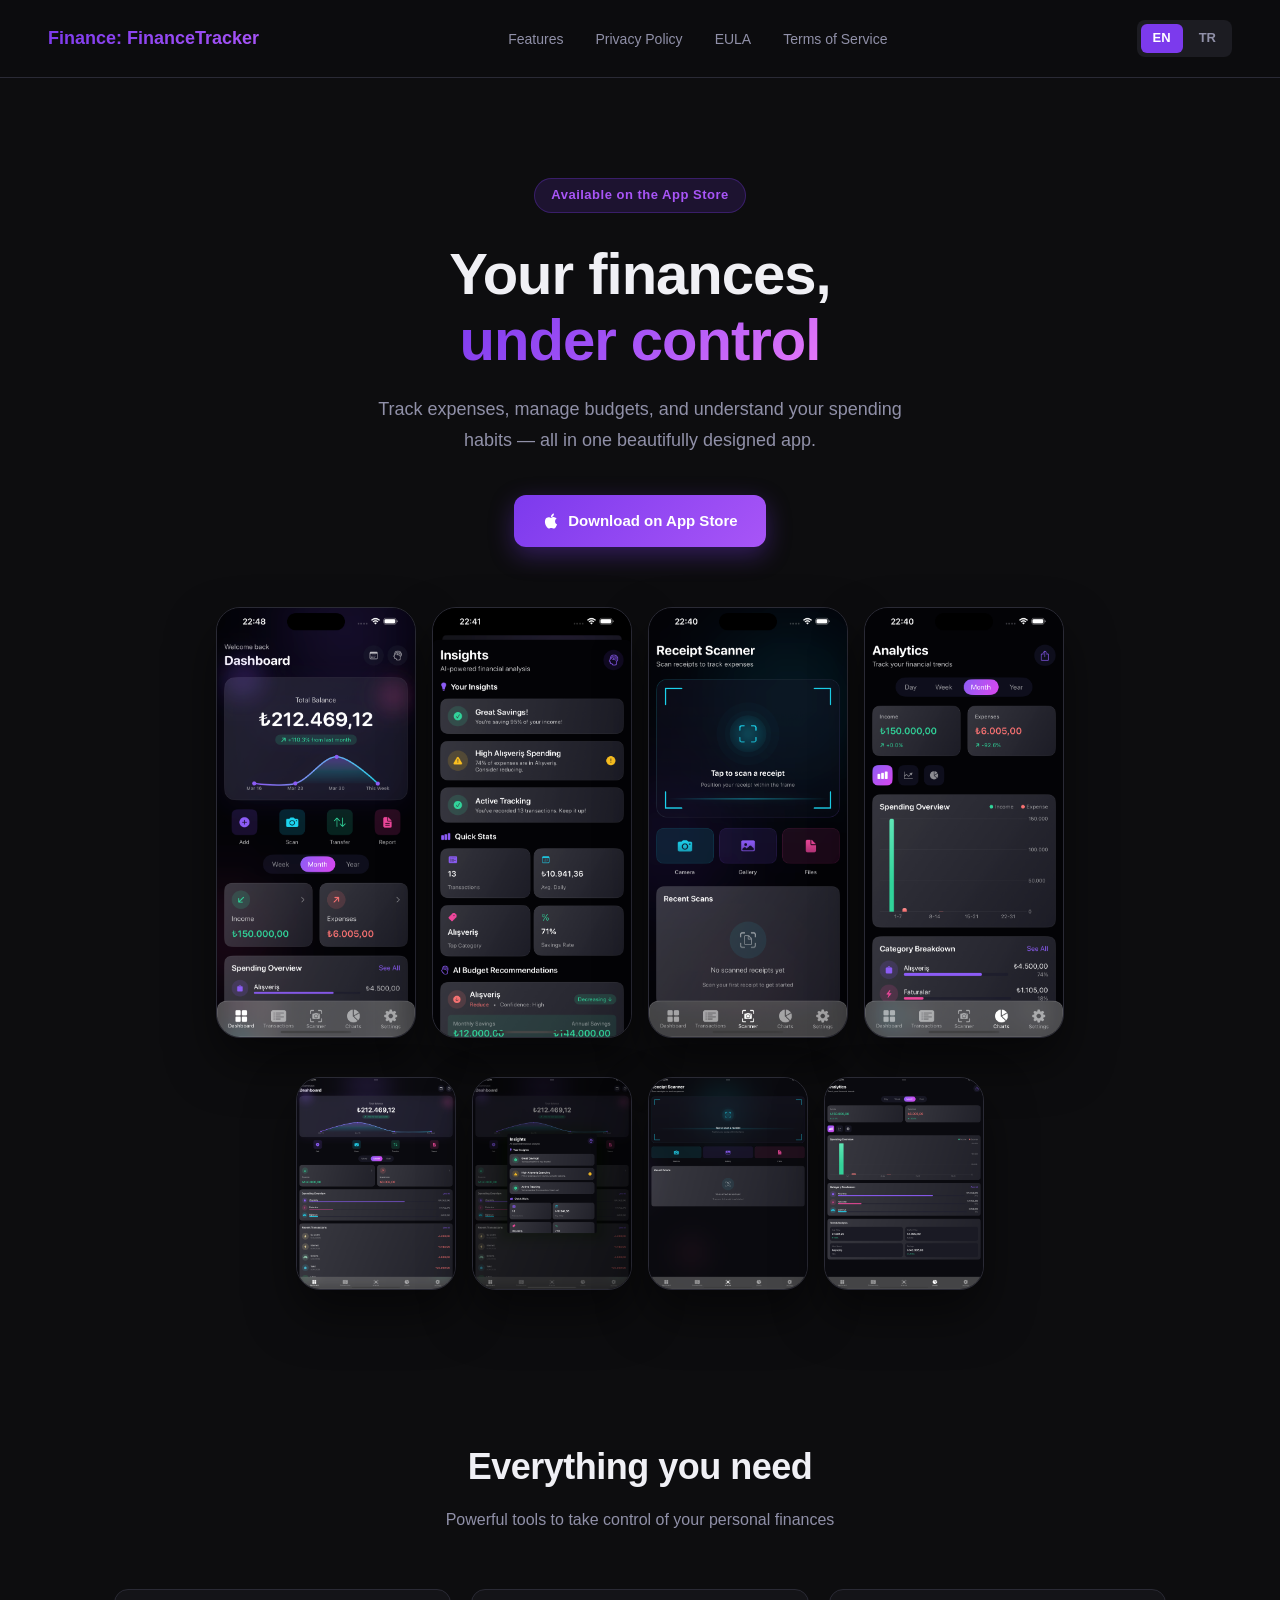
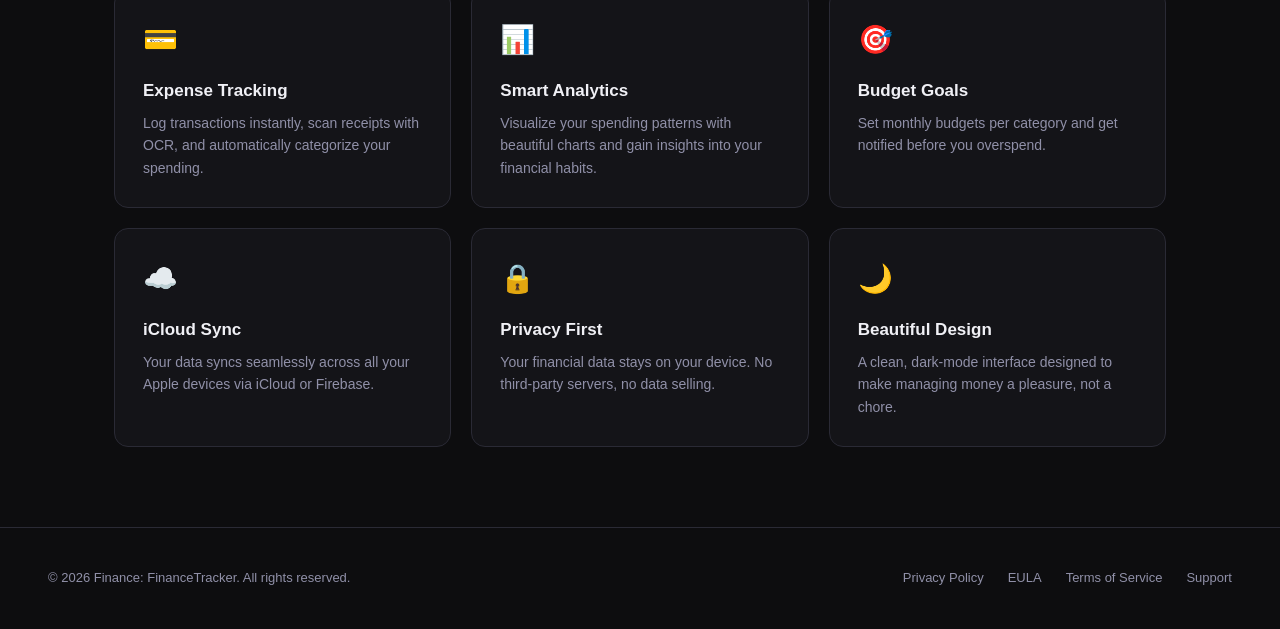
<file: index.html>
<!DOCTYPE html>
<html>
<head>
  <meta charset="UTF-8" />
  <meta http-equiv="refresh" content="0;url=en/" />
  <script>
    const lang = navigator.language.startsWith('tr') ? 'tr' : 'en';
    window.location.replace(lang + '/');
  </script>
</head>
<body></body>
</html>
</file>
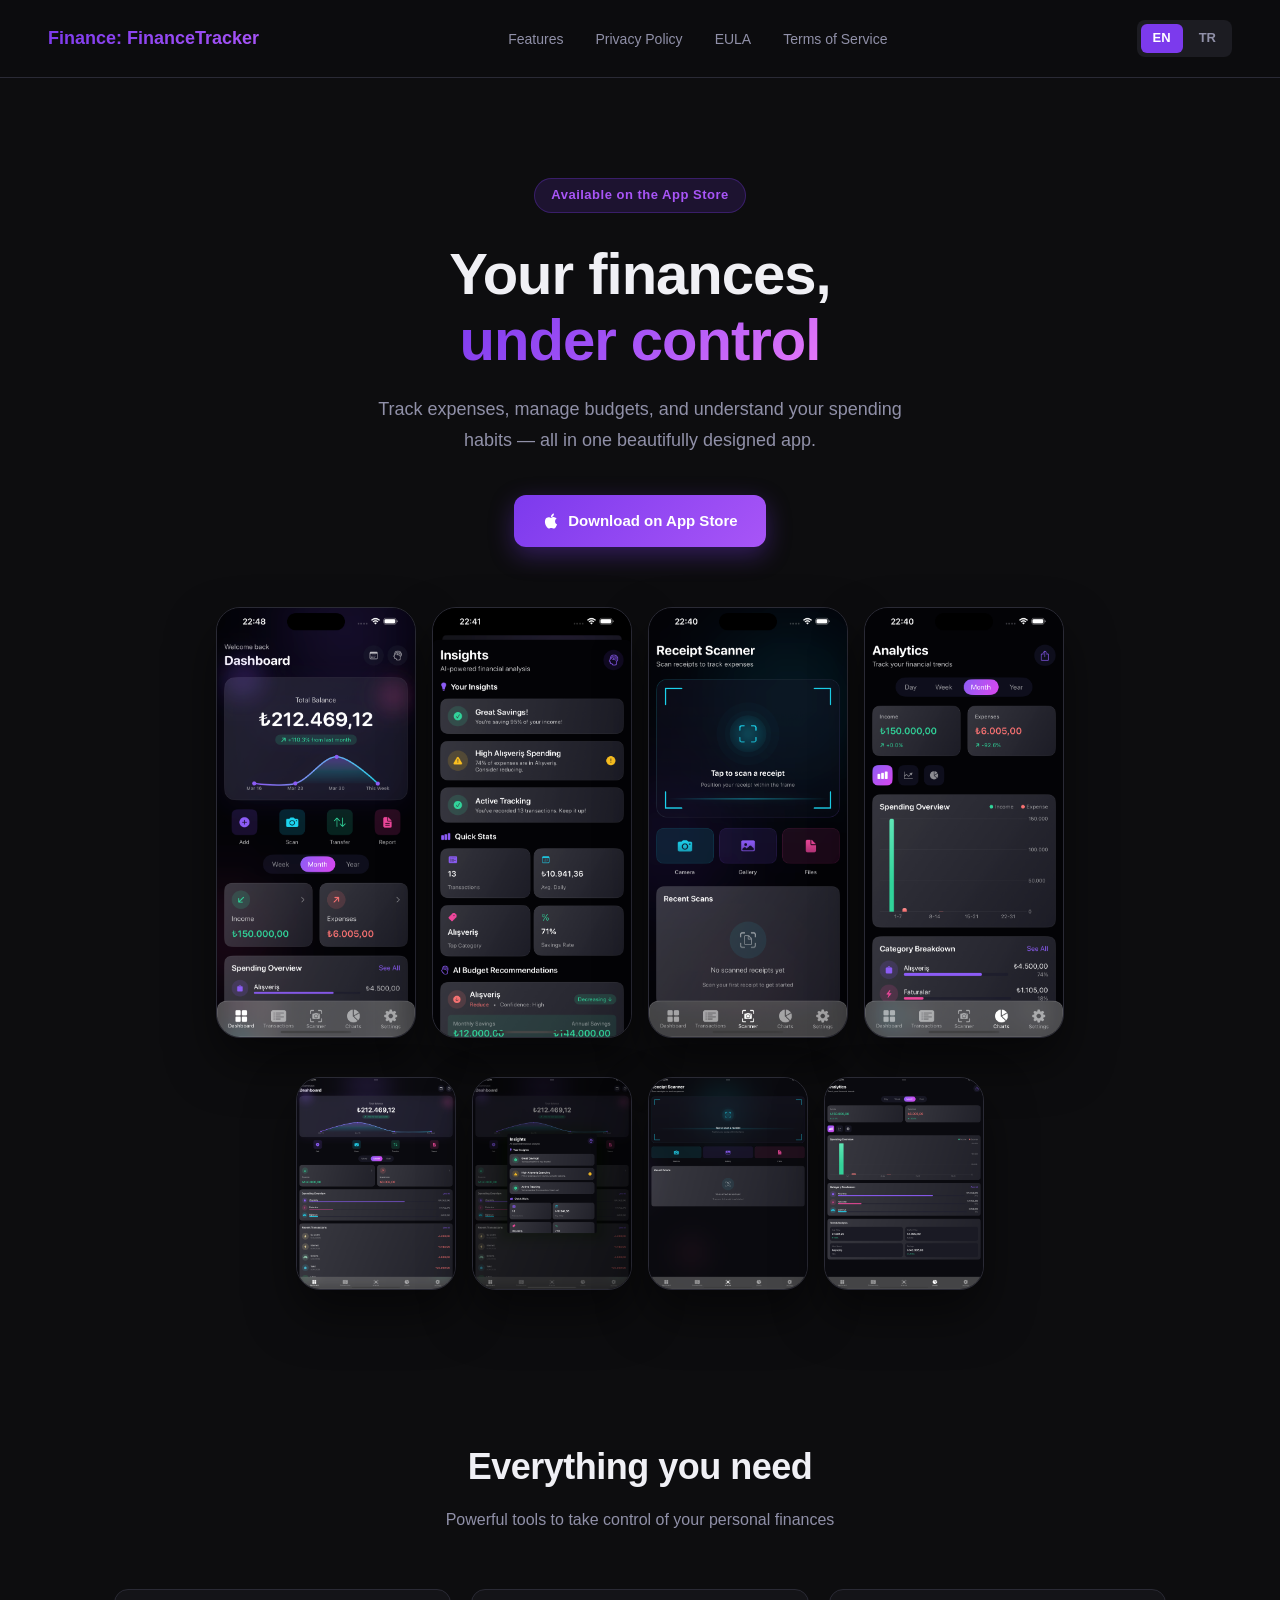
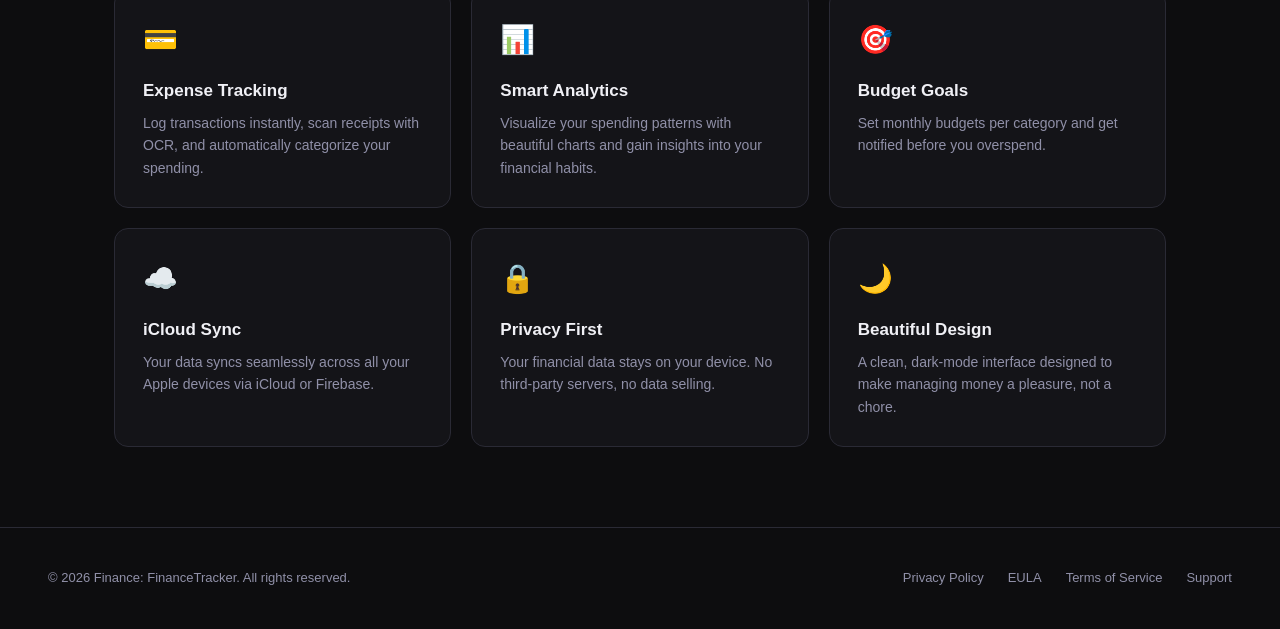
<file: en/index.html>
<!DOCTYPE html>
<html lang="en">
<head>
  <meta charset="UTF-8" />
  <meta name="viewport" content="width=device-width, initial-scale=1.0" />
  <title>Finance: FinanceTracker – Smart Personal Finance</title>
  <link rel="stylesheet" href="../styles.css" />
  <style>
    .hero {
      max-width: 1100px;
      padding-bottom: 60px;
    }

    .hero-screenshots {
      margin-top: 60px;
      display: flex;
      flex-direction: column;
      gap: 32px;
    }

    .screenshots-row {
      display: flex;
      gap: 16px;
      justify-content: center;
      flex-wrap: nowrap;
    }

    .screenshots-row .screenshot-item {
      flex: 0 0 200px;
      width: 200px;
    }

    .screenshots-row.ipad-row .screenshot-item {
      flex: 0 0 160px;
      width: 160px;
    }

    @media (max-width: 900px) {
      .screenshots-row { flex-wrap: wrap; }
      .screenshots-row .screenshot-item { flex: 0 0 140px; width: 140px; }
      .screenshots-row.ipad-row .screenshot-item { flex: 0 0 220px; width: 220px; }
    }
  </style>
</head>
<body>

<nav>
  <a href="index.html" class="nav-logo">Finance: FinanceTracker</a>
  <ul class="nav-links">
    <li><a href="index.html#features">Features</a></li>
    <li><a href="privacy-policy.html">Privacy Policy</a></li>
    <li><a href="eula.html">EULA</a></li>
    <li><a href="terms-of-service.html">Terms of Service</a></li>
  </ul>
  <div class="lang-toggle">
    <a href="../en/index.html" class="lang-btn active">EN</a>
    <a href="../tr/index.html" class="lang-btn">TR</a>
  </div>
</nav>

<section class="hero">
  <div class="hero-badge">Available on the App Store</div>
  <h1>Your finances,<br /><span>under control</span></h1>
  <p>Track expenses, manage budgets, and understand your spending habits — all in one beautifully designed app.</p>
  <div class="hero-actions">
    <a href="#" class="btn-primary">
      <svg width="18" height="18" viewBox="0 0 24 24" fill="currentColor"><path d="M18.71 19.5c-.83 1.24-1.71 2.45-3.05 2.47-1.34.03-1.77-.79-3.29-.79-1.53 0-2 .77-3.27.82-1.31.05-2.3-1.32-3.14-2.53C4.25 17 2.94 12.45 4.7 9.39c.87-1.52 2.43-2.48 4.12-2.51 1.28-.02 2.5.87 3.29.87.78 0 2.26-1.07 3.8-.91.65.03 2.47.26 3.64 1.98-.09.06-2.17 1.28-2.15 3.81.03 3.02 2.65 4.03 2.68 4.04-.03.07-.42 1.44-1.38 2.83M13 3.5c.73-.83 1.94-1.46 2.94-1.5.13 1.17-.34 2.35-1.04 3.19-.69.85-1.83 1.51-2.95 1.42-.15-1.15.41-2.35 1.05-3.11z"/></svg>
      Download on App Store
    </a>
  </div>

  <div class="hero-screenshots">
    <div class="screenshots-row">
      <div class="screenshot-item">
        <img src="../images/iphone1.png" alt="Finance Tracker iPhone screenshot 1" />
      </div>
      <div class="screenshot-item">
        <img src="../images/iphone2.png" alt="Finance Tracker iPhone screenshot 2" />
      </div>
      <div class="screenshot-item">
        <img src="../images/iphone3.png" alt="Finance Tracker iPhone screenshot 3" />
      </div>
      <div class="screenshot-item">
        <img src="../images/iphone4.png" alt="Finance Tracker iPhone screenshot 4" />
      </div>
    </div>
    <div class="screenshots-row ipad-row">
      <div class="screenshot-item">
        <img src="../images/ipad1.png" alt="Finance Tracker iPad screenshot 1" />
      </div>
      <div class="screenshot-item">
        <img src="../images/ipad2.png" alt="Finance Tracker iPad screenshot 2" />
      </div>
      <div class="screenshot-item">
        <img src="../images/ipad3.png" alt="Finance Tracker iPad screenshot 3" />
      </div>
      <div class="screenshot-item">
        <img src="../images/ipad4.png" alt="Finance Tracker iPad screenshot 4" />
      </div>
    </div>
  </div>
</section>

<section class="features" id="features">
  <h2 class="section-title">Everything you need</h2>
  <p class="section-sub">Powerful tools to take control of your personal finances</p>
  <div class="features-grid">
    <div class="feature-card">
      <div class="feature-icon">💳</div>
      <h3>Expense Tracking</h3>
      <p>Log transactions instantly, scan receipts with OCR, and automatically categorize your spending.</p>
    </div>
    <div class="feature-card">
      <div class="feature-icon">📊</div>
      <h3>Smart Analytics</h3>
      <p>Visualize your spending patterns with beautiful charts and gain insights into your financial habits.</p>
    </div>
    <div class="feature-card">
      <div class="feature-icon">🎯</div>
      <h3>Budget Goals</h3>
      <p>Set monthly budgets per category and get notified before you overspend.</p>
    </div>
    <div class="feature-card">
      <div class="feature-icon">☁️</div>
      <h3>iCloud Sync</h3>
      <p>Your data syncs seamlessly across all your Apple devices via iCloud or Firebase.</p>
    </div>
    <div class="feature-card">
      <div class="feature-icon">🔒</div>
      <h3>Privacy First</h3>
      <p>Your financial data stays on your device. No third-party servers, no data selling.</p>
    </div>
    <div class="feature-card">
      <div class="feature-icon">🌙</div>
      <h3>Beautiful Design</h3>
      <p>A clean, dark-mode interface designed to make managing money a pleasure, not a chore.</p>
    </div>
  </div>
</section>

<footer>
  <p>© 2026 Finance: FinanceTracker. All rights reserved.</p>
  <div class="footer-links">
    <a href="privacy-policy.html">Privacy Policy</a>
    <a href="eula.html">EULA</a>
    <a href="terms-of-service.html">Terms of Service</a>
    <a href="mailto:financetracker.ask.me@gmail.com">Support</a>
  </div>
</footer>

</body>
</html>
</file>
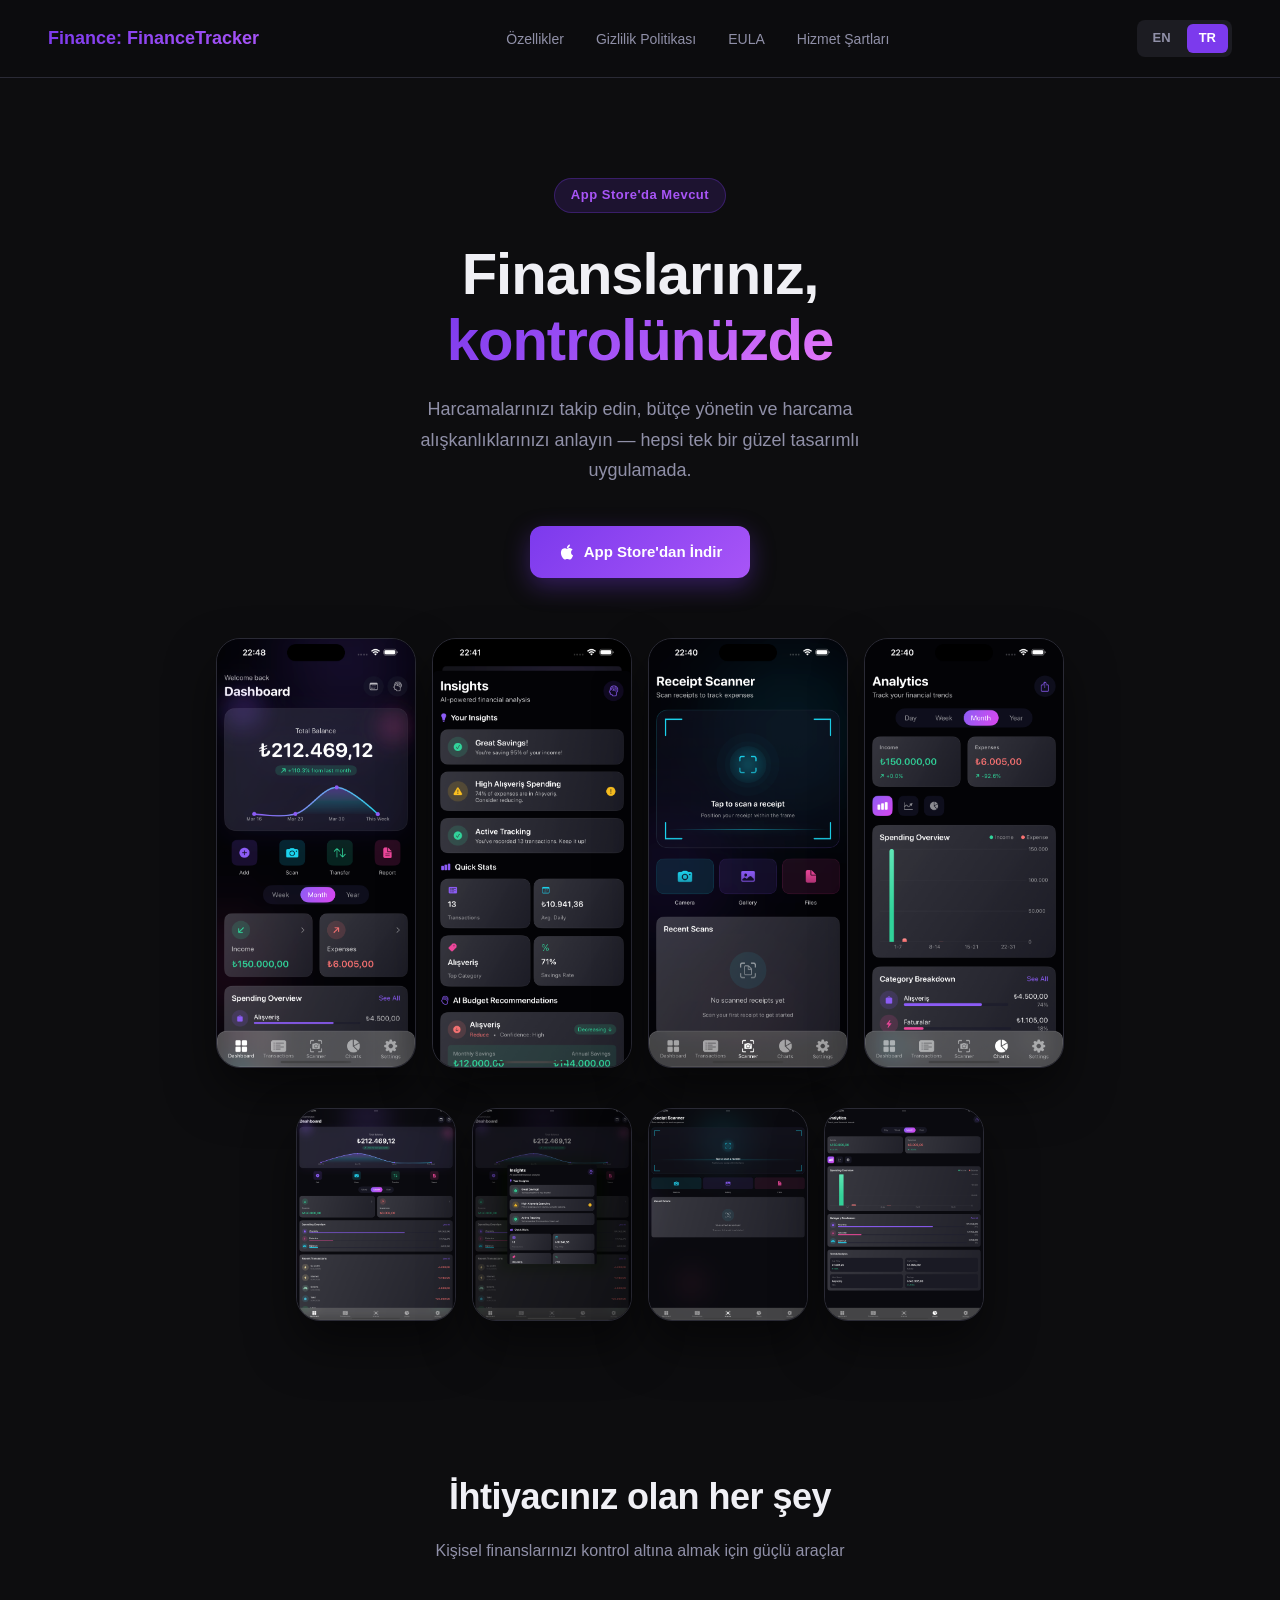
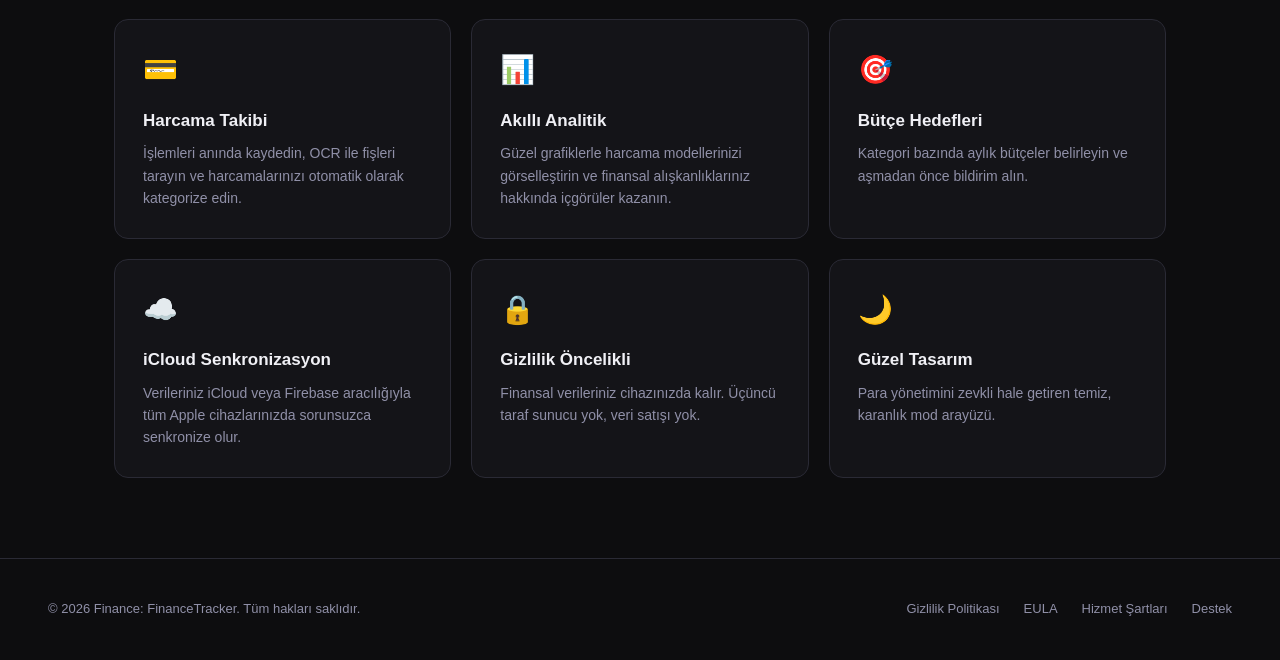
<file: tr/index.html>
<!DOCTYPE html>
<html lang="tr">
<head>
  <meta charset="UTF-8" />
  <meta name="viewport" content="width=device-width, initial-scale=1.0" />
  <title>Finance: FinanceTracker – Akıllı Kişisel Finans</title>
  <link rel="stylesheet" href="../styles.css" />
  <style>
    .hero {
      max-width: 1100px;
      padding-bottom: 60px;
    }

    .hero-screenshots {
      margin-top: 60px;
      display: flex;
      flex-direction: column;
      gap: 32px;
    }

    .screenshots-row {
      display: flex;
      gap: 16px;
      justify-content: center;
      flex-wrap: nowrap;
    }

    .screenshots-row .screenshot-item {
      flex: 0 0 200px;
      width: 200px;
    }

    .screenshots-row.ipad-row .screenshot-item {
      flex: 0 0 160px;
      width: 160px;
    }

    @media (max-width: 900px) {
      .screenshots-row { flex-wrap: wrap; }
      .screenshots-row .screenshot-item { flex: 0 0 140px; width: 140px; }
      .screenshots-row.ipad-row .screenshot-item { flex: 0 0 220px; width: 220px; }
    }
  </style>
</head>
<body>

<nav>
  <a href="index.html" class="nav-logo">Finance: FinanceTracker</a>
  <ul class="nav-links">
    <li><a href="index.html#features">Özellikler</a></li>
    <li><a href="privacy-policy.html">Gizlilik Politikası</a></li>
    <li><a href="eula.html">EULA</a></li>
    <li><a href="hizmet-sartlari.html">Hizmet Şartları</a></li>
  </ul>
  <div class="lang-toggle">
    <a href="../en/index.html" class="lang-btn">EN</a>
    <a href="../tr/index.html" class="lang-btn active">TR</a>
  </div>
</nav>

<section class="hero">
  <div class="hero-badge">App Store'da Mevcut</div>
  <h1>Finanslarınız,<br /><span>kontrolünüzde</span></h1>
  <p>Harcamalarınızı takip edin, bütçe yönetin ve harcama alışkanlıklarınızı anlayın — hepsi tek bir güzel tasarımlı uygulamada.</p>
  <div class="hero-actions">
    <a href="#" class="btn-primary">
      <svg width="18" height="18" viewBox="0 0 24 24" fill="currentColor"><path d="M18.71 19.5c-.83 1.24-1.71 2.45-3.05 2.47-1.34.03-1.77-.79-3.29-.79-1.53 0-2 .77-3.27.82-1.31.05-2.3-1.32-3.14-2.53C4.25 17 2.94 12.45 4.7 9.39c.87-1.52 2.43-2.48 4.12-2.51 1.28-.02 2.5.87 3.29.87.78 0 2.26-1.07 3.8-.91.65.03 2.47.26 3.64 1.98-.09.06-2.17 1.28-2.15 3.81.03 3.02 2.65 4.03 2.68 4.04-.03.07-.42 1.44-1.38 2.83M13 3.5c.73-.83 1.94-1.46 2.94-1.5.13 1.17-.34 2.35-1.04 3.19-.69.85-1.83 1.51-2.95 1.42-.15-1.15.41-2.35 1.05-3.11z"/></svg>
      App Store'dan İndir
    </a>
  </div>

  <div class="hero-screenshots">
    <div class="screenshots-row">
      <div class="screenshot-item">
        <img src="../images/iphone1.png" alt="Finance Tracker iPhone ekran görüntüsü 1" />
      </div>
      <div class="screenshot-item">
        <img src="../images/iphone2.png" alt="Finance Tracker iPhone ekran görüntüsü 2" />
      </div>
      <div class="screenshot-item">
        <img src="../images/iphone3.png" alt="Finance Tracker iPhone ekran görüntüsü 3" />
      </div>
      <div class="screenshot-item">
        <img src="../images/iphone4.png" alt="Finance Tracker iPhone ekran görüntüsü 4" />
      </div>
    </div>
    <div class="screenshots-row ipad-row">
      <div class="screenshot-item">
        <img src="../images/ipad1.png" alt="Finance Tracker iPad ekran görüntüsü 1" />
      </div>
      <div class="screenshot-item">
        <img src="../images/ipad2.png" alt="Finance Tracker iPad ekran görüntüsü 2" />
      </div>
      <div class="screenshot-item">
        <img src="../images/ipad3.png" alt="Finance Tracker iPad ekran görüntüsü 3" />
      </div>
      <div class="screenshot-item">
        <img src="../images/ipad4.png" alt="Finance Tracker iPad ekran görüntüsü 4" />
      </div>
    </div>
  </div>
</section>

<section class="features" id="features">
  <h2 class="section-title">İhtiyacınız olan her şey</h2>
  <p class="section-sub">Kişisel finanslarınızı kontrol altına almak için güçlü araçlar</p>
  <div class="features-grid">
    <div class="feature-card">
      <div class="feature-icon">💳</div>
      <h3>Harcama Takibi</h3>
      <p>İşlemleri anında kaydedin, OCR ile fişleri tarayın ve harcamalarınızı otomatik olarak kategorize edin.</p>
    </div>
    <div class="feature-card">
      <div class="feature-icon">📊</div>
      <h3>Akıllı Analitik</h3>
      <p>Güzel grafiklerle harcama modellerinizi görselleştirin ve finansal alışkanlıklarınız hakkında içgörüler kazanın.</p>
    </div>
    <div class="feature-card">
      <div class="feature-icon">🎯</div>
      <h3>Bütçe Hedefleri</h3>
      <p>Kategori bazında aylık bütçeler belirleyin ve aşmadan önce bildirim alın.</p>
    </div>
    <div class="feature-card">
      <div class="feature-icon">☁️</div>
      <h3>iCloud Senkronizasyon</h3>
      <p>Verileriniz iCloud veya Firebase aracılığıyla tüm Apple cihazlarınızda sorunsuzca senkronize olur.</p>
    </div>
    <div class="feature-card">
      <div class="feature-icon">🔒</div>
      <h3>Gizlilik Öncelikli</h3>
      <p>Finansal verileriniz cihazınızda kalır. Üçüncü taraf sunucu yok, veri satışı yok.</p>
    </div>
    <div class="feature-card">
      <div class="feature-icon">🌙</div>
      <h3>Güzel Tasarım</h3>
      <p>Para yönetimini zevkli hale getiren temiz, karanlık mod arayüzü.</p>
    </div>
  </div>
</section>

<footer>
  <p>© 2026 Finance: FinanceTracker. Tüm hakları saklıdır.</p>
  <div class="footer-links">
    <a href="privacy-policy.html">Gizlilik Politikası</a>
    <a href="eula.html">EULA</a>
    <a href="hizmet-sartlari.html">Hizmet Şartları</a>
    <a href="mailto:financetracker.ask.me@gmail.com">Destek</a>
  </div>
</footer>

</body>
</html>
</file>
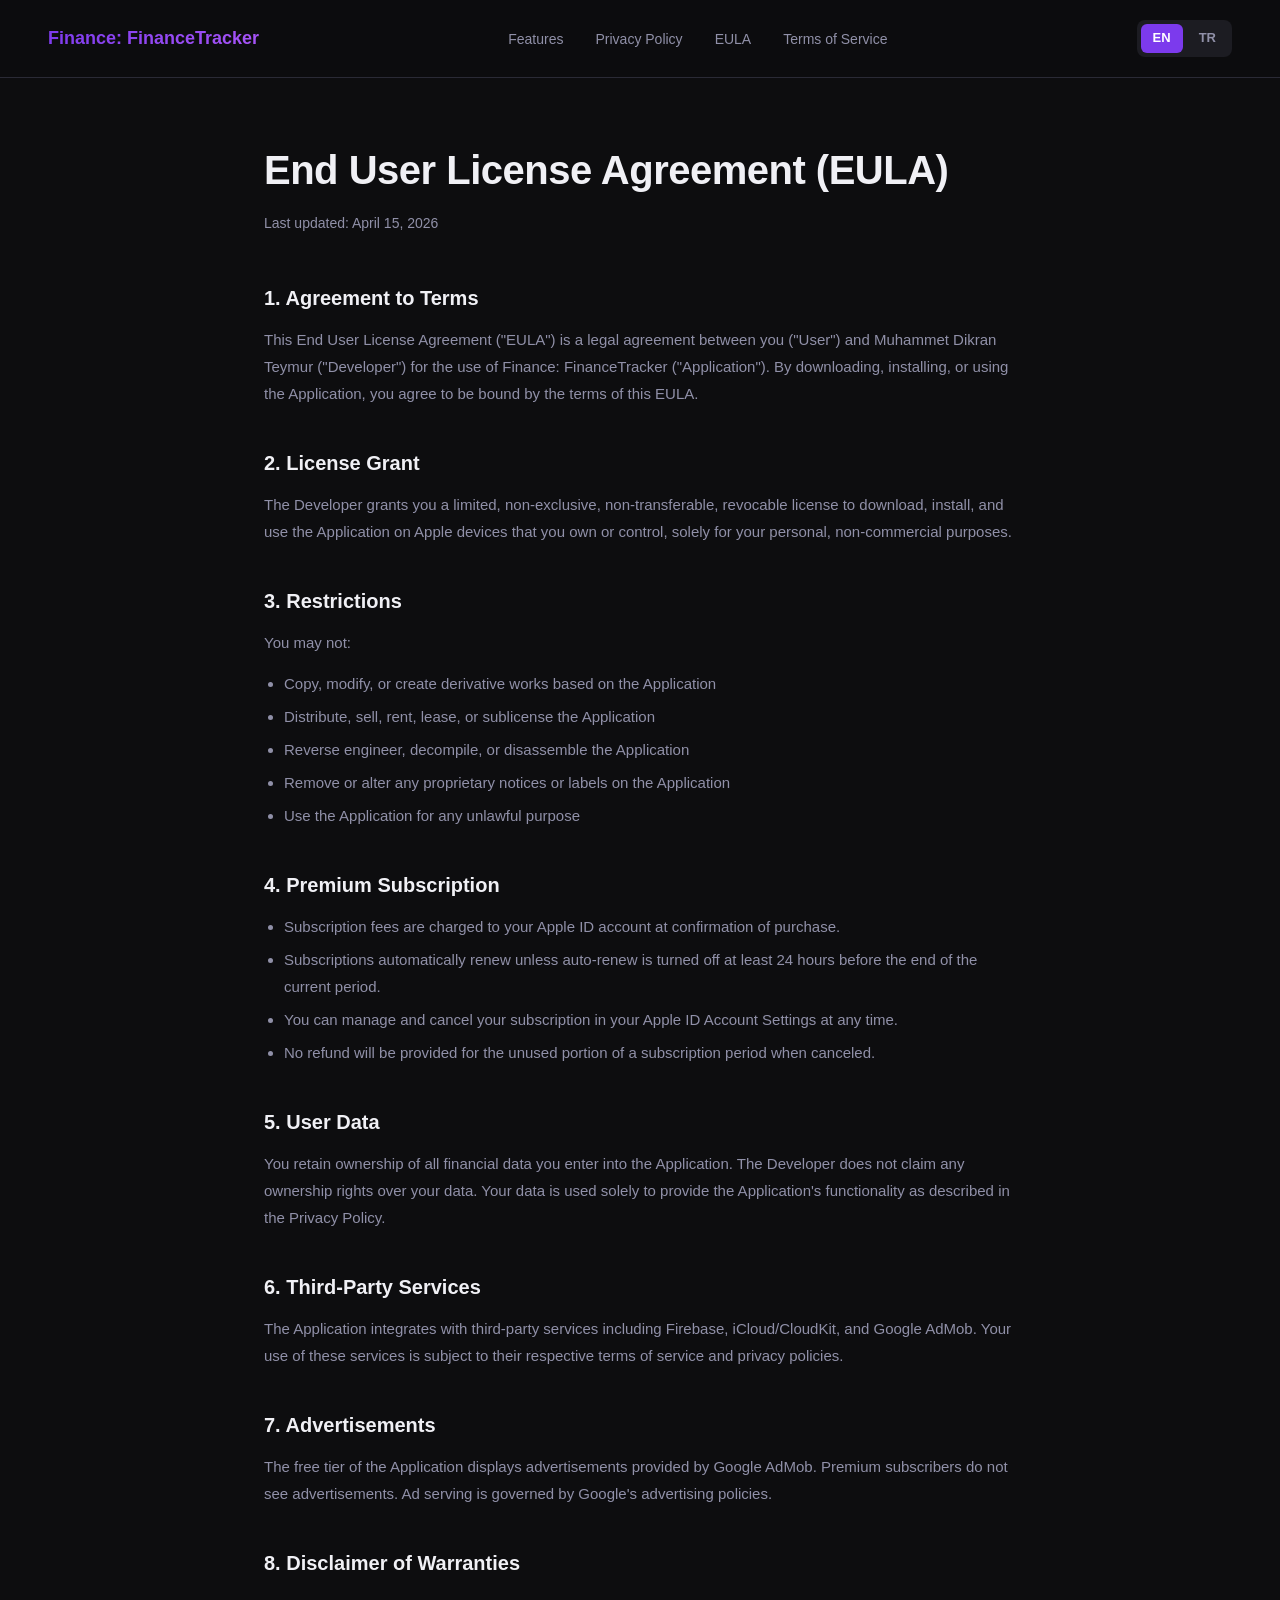
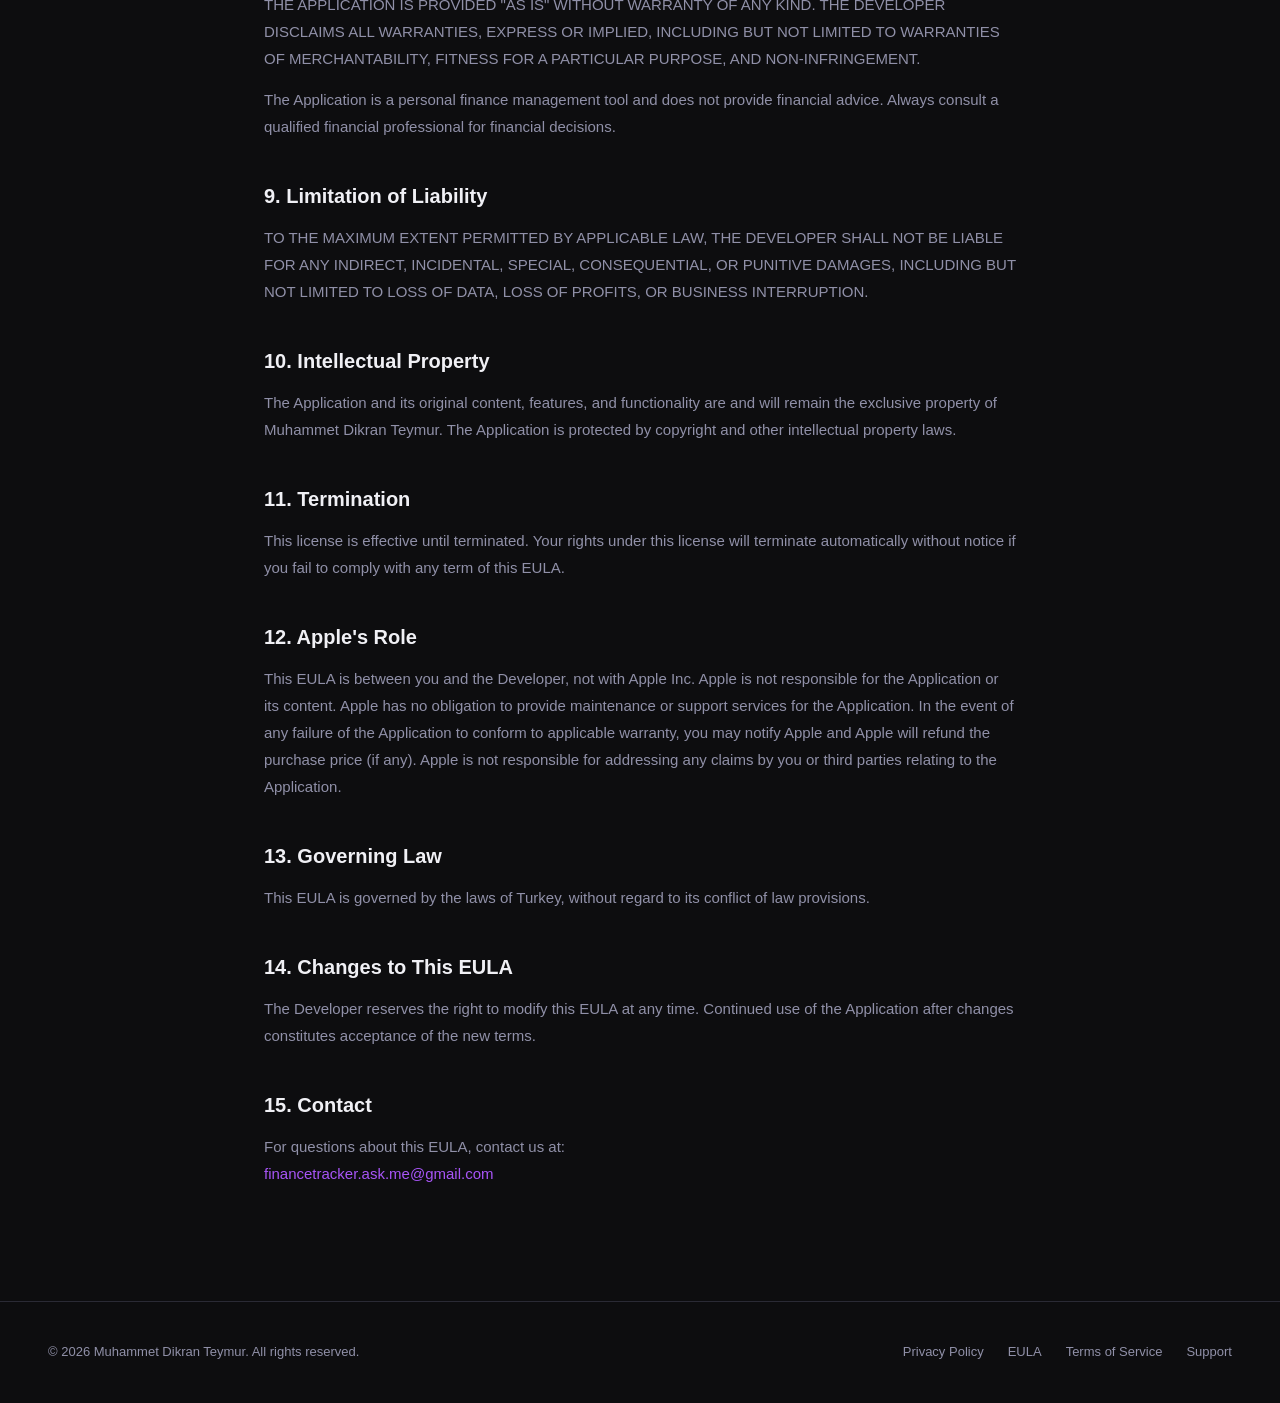
<file: en/eula.html>
<!DOCTYPE html>
<html lang="en">
<head>
  <meta charset="UTF-8" />
  <meta name="viewport" content="width=device-width, initial-scale=1.0" />
  <title>EULA – Finance: FinanceTracker</title>
  <link rel="stylesheet" href="../styles.css" />
</head>
<body>

<nav>
  <a href="index.html" class="nav-logo">Finance: FinanceTracker</a>
  <ul class="nav-links">
    <li><a href="index.html#features">Features</a></li>
    <li><a href="privacy-policy.html">Privacy Policy</a></li>
    <li><a href="eula.html">EULA</a></li>
    <li><a href="terms-of-service.html">Terms of Service</a></li>
  </ul>
  <div class="lang-toggle">
    <a href="../en/eula.html" class="lang-btn active">EN</a>
    <a href="../tr/eula.html" class="lang-btn">TR</a>
  </div>
</nav>

<div class="legal-container">
  <div class="legal-header">
    <h1>End User License Agreement (EULA)</h1>
    <p class="updated">Last updated: April 15, 2026</p>
  </div>

  <div class="legal-content active">
    <h2>1. Agreement to Terms</h2>
    <p>This End User License Agreement ("EULA") is a legal agreement between you ("User") and Muhammet Dikran Teymur ("Developer") for the use of Finance: FinanceTracker ("Application"). By downloading, installing, or using the Application, you agree to be bound by the terms of this EULA.</p>

    <h2>2. License Grant</h2>
    <p>The Developer grants you a limited, non-exclusive, non-transferable, revocable license to download, install, and use the Application on Apple devices that you own or control, solely for your personal, non-commercial purposes.</p>

    <h2>3. Restrictions</h2>
    <p>You may not:</p>
    <ul>
      <li>Copy, modify, or create derivative works based on the Application</li>
      <li>Distribute, sell, rent, lease, or sublicense the Application</li>
      <li>Reverse engineer, decompile, or disassemble the Application</li>
      <li>Remove or alter any proprietary notices or labels on the Application</li>
      <li>Use the Application for any unlawful purpose</li>
    </ul>

    <h2>4. Premium Subscription</h2>
    <ul>
      <li>Subscription fees are charged to your Apple ID account at confirmation of purchase.</li>
      <li>Subscriptions automatically renew unless auto-renew is turned off at least 24 hours before the end of the current period.</li>
      <li>You can manage and cancel your subscription in your Apple ID Account Settings at any time.</li>
      <li>No refund will be provided for the unused portion of a subscription period when canceled.</li>
    </ul>

    <h2>5. User Data</h2>
    <p>You retain ownership of all financial data you enter into the Application. The Developer does not claim any ownership rights over your data. Your data is used solely to provide the Application's functionality as described in the Privacy Policy.</p>

    <h2>6. Third-Party Services</h2>
    <p>The Application integrates with third-party services including Firebase, iCloud/CloudKit, and Google AdMob. Your use of these services is subject to their respective terms of service and privacy policies.</p>

    <h2>7. Advertisements</h2>
    <p>The free tier of the Application displays advertisements provided by Google AdMob. Premium subscribers do not see advertisements. Ad serving is governed by Google's advertising policies.</p>

    <h2>8. Disclaimer of Warranties</h2>
    <p>THE APPLICATION IS PROVIDED "AS IS" WITHOUT WARRANTY OF ANY KIND. THE DEVELOPER DISCLAIMS ALL WARRANTIES, EXPRESS OR IMPLIED, INCLUDING BUT NOT LIMITED TO WARRANTIES OF MERCHANTABILITY, FITNESS FOR A PARTICULAR PURPOSE, AND NON-INFRINGEMENT.</p>
    <p>The Application is a personal finance management tool and does not provide financial advice. Always consult a qualified financial professional for financial decisions.</p>

    <h2>9. Limitation of Liability</h2>
    <p>TO THE MAXIMUM EXTENT PERMITTED BY APPLICABLE LAW, THE DEVELOPER SHALL NOT BE LIABLE FOR ANY INDIRECT, INCIDENTAL, SPECIAL, CONSEQUENTIAL, OR PUNITIVE DAMAGES, INCLUDING BUT NOT LIMITED TO LOSS OF DATA, LOSS OF PROFITS, OR BUSINESS INTERRUPTION.</p>

    <h2>10. Intellectual Property</h2>
    <p>The Application and its original content, features, and functionality are and will remain the exclusive property of Muhammet Dikran Teymur. The Application is protected by copyright and other intellectual property laws.</p>

    <h2>11. Termination</h2>
    <p>This license is effective until terminated. Your rights under this license will terminate automatically without notice if you fail to comply with any term of this EULA.</p>

    <h2>12. Apple's Role</h2>
    <p>This EULA is between you and the Developer, not with Apple Inc. Apple is not responsible for the Application or its content. Apple has no obligation to provide maintenance or support services for the Application. In the event of any failure of the Application to conform to applicable warranty, you may notify Apple and Apple will refund the purchase price (if any). Apple is not responsible for addressing any claims by you or third parties relating to the Application.</p>

    <h2>13. Governing Law</h2>
    <p>This EULA is governed by the laws of Turkey, without regard to its conflict of law provisions.</p>

    <h2>14. Changes to This EULA</h2>
    <p>The Developer reserves the right to modify this EULA at any time. Continued use of the Application after changes constitutes acceptance of the new terms.</p>

    <h2>15. Contact</h2>
    <p>For questions about this EULA, contact us at:<br>
    <a href="mailto:financetracker.ask.me@gmail.com">financetracker.ask.me@gmail.com</a></p>
  </div>
</div>

<footer>
  <p>© 2026 Muhammet Dikran Teymur. All rights reserved.</p>
  <div class="footer-links">
    <a href="privacy-policy.html">Privacy Policy</a>
    <a href="eula.html">EULA</a>
    <a href="terms-of-service.html">Terms of Service</a>
    <a href="mailto:financetracker.ask.me@gmail.com">Support</a>
  </div>
</footer>

</body>
</html>
</file>
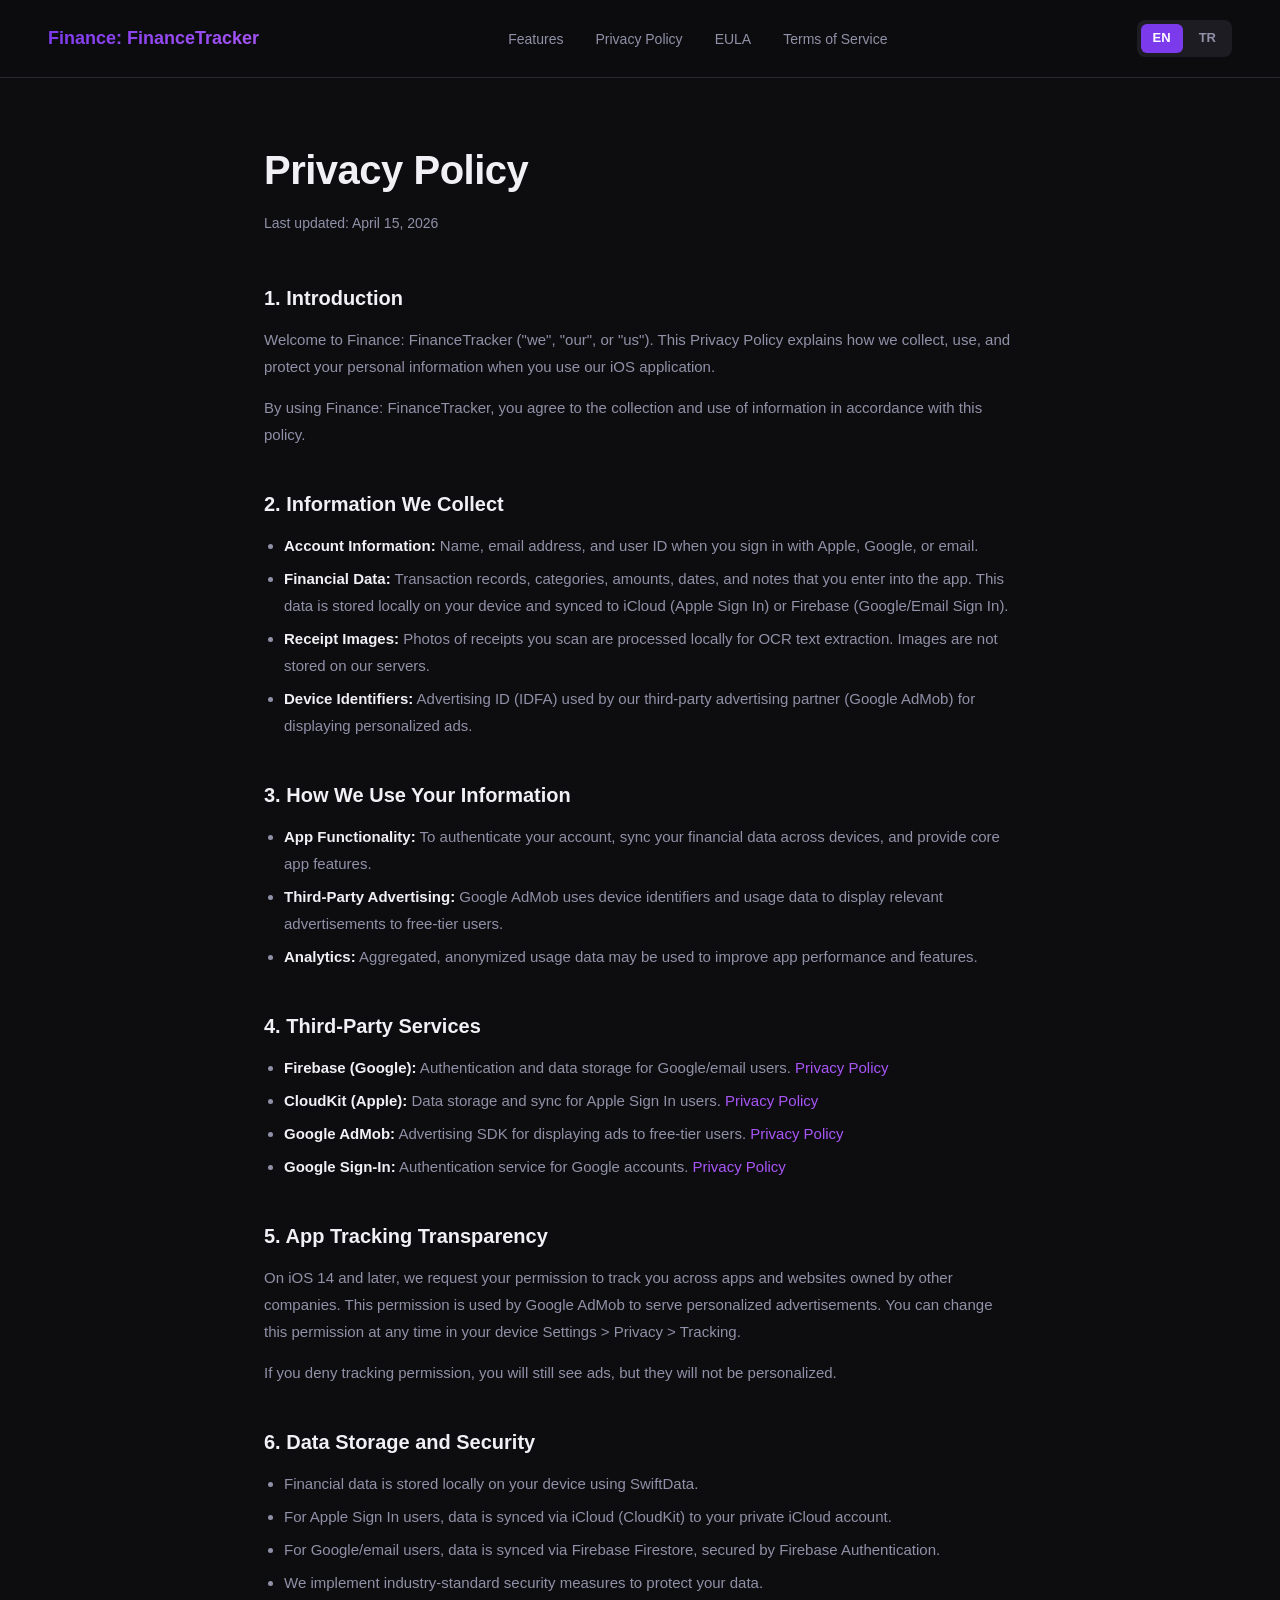
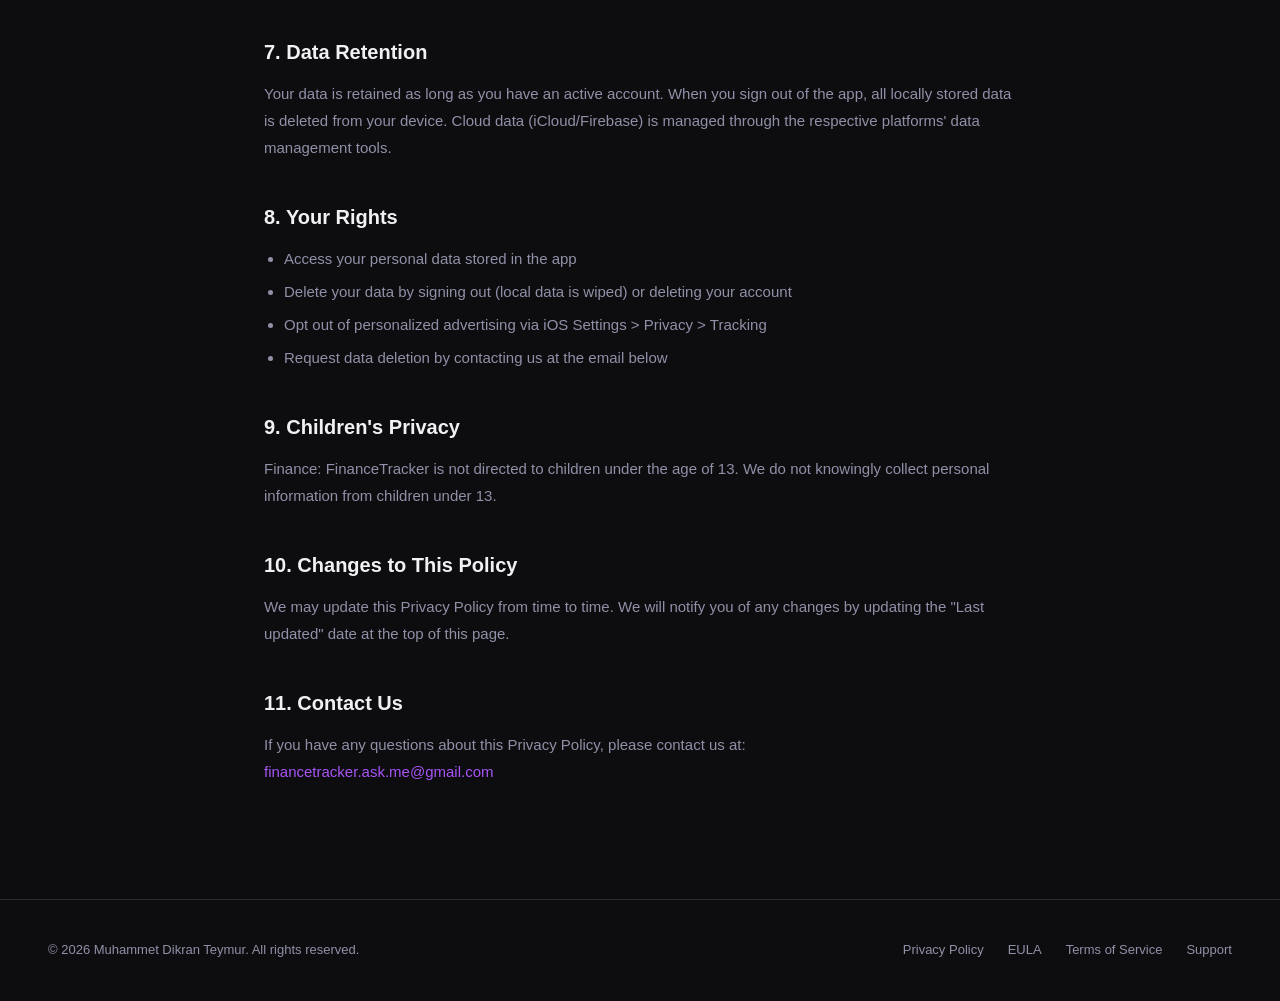
<file: en/privacy-policy.html>
<!DOCTYPE html>
<html lang="en">
<head>
  <meta charset="UTF-8" />
  <meta name="viewport" content="width=device-width, initial-scale=1.0" />
  <title>Privacy Policy – Finance: FinanceTracker</title>
  <link rel="stylesheet" href="../styles.css" />
</head>
<body>

<nav>
  <a href="index.html" class="nav-logo">Finance: FinanceTracker</a>
  <ul class="nav-links">
    <li><a href="index.html#features">Features</a></li>
    <li><a href="privacy-policy.html">Privacy Policy</a></li>
    <li><a href="eula.html">EULA</a></li>
    <li><a href="terms-of-service.html">Terms of Service</a></li>
  </ul>
  <div class="lang-toggle">
    <a href="../en/privacy-policy.html" class="lang-btn active">EN</a>
    <a href="../tr/privacy-policy.html" class="lang-btn">TR</a>
  </div>
</nav>

<div class="legal-container">
  <div class="legal-header">
    <h1>Privacy Policy</h1>
    <p class="updated">Last updated: April 15, 2026</p>
  </div>

  <div class="legal-content active">
    <h2>1. Introduction</h2>
    <p>Welcome to Finance: FinanceTracker ("we", "our", or "us"). This Privacy Policy explains how we collect, use, and protect your personal information when you use our iOS application.</p>
    <p>By using Finance: FinanceTracker, you agree to the collection and use of information in accordance with this policy.</p>

    <h2>2. Information We Collect</h2>
    <ul>
      <li><strong>Account Information:</strong> Name, email address, and user ID when you sign in with Apple, Google, or email.</li>
      <li><strong>Financial Data:</strong> Transaction records, categories, amounts, dates, and notes that you enter into the app. This data is stored locally on your device and synced to iCloud (Apple Sign In) or Firebase (Google/Email Sign In).</li>
      <li><strong>Receipt Images:</strong> Photos of receipts you scan are processed locally for OCR text extraction. Images are not stored on our servers.</li>
      <li><strong>Device Identifiers:</strong> Advertising ID (IDFA) used by our third-party advertising partner (Google AdMob) for displaying personalized ads.</li>
    </ul>

    <h2>3. How We Use Your Information</h2>
    <ul>
      <li><strong>App Functionality:</strong> To authenticate your account, sync your financial data across devices, and provide core app features.</li>
      <li><strong>Third-Party Advertising:</strong> Google AdMob uses device identifiers and usage data to display relevant advertisements to free-tier users.</li>
      <li><strong>Analytics:</strong> Aggregated, anonymized usage data may be used to improve app performance and features.</li>
    </ul>

    <h2>4. Third-Party Services</h2>
    <ul>
      <li><strong>Firebase (Google):</strong> Authentication and data storage for Google/email users. <a href="https://firebase.google.com/support/privacy" target="_blank">Privacy Policy</a></li>
      <li><strong>CloudKit (Apple):</strong> Data storage and sync for Apple Sign In users. <a href="https://www.apple.com/legal/privacy/" target="_blank">Privacy Policy</a></li>
      <li><strong>Google AdMob:</strong> Advertising SDK for displaying ads to free-tier users. <a href="https://policies.google.com/privacy" target="_blank">Privacy Policy</a></li>
      <li><strong>Google Sign-In:</strong> Authentication service for Google accounts. <a href="https://policies.google.com/privacy" target="_blank">Privacy Policy</a></li>
    </ul>

    <h2>5. App Tracking Transparency</h2>
    <p>On iOS 14 and later, we request your permission to track you across apps and websites owned by other companies. This permission is used by Google AdMob to serve personalized advertisements. You can change this permission at any time in your device Settings > Privacy > Tracking.</p>
    <p>If you deny tracking permission, you will still see ads, but they will not be personalized.</p>

    <h2>6. Data Storage and Security</h2>
    <ul>
      <li>Financial data is stored locally on your device using SwiftData.</li>
      <li>For Apple Sign In users, data is synced via iCloud (CloudKit) to your private iCloud account.</li>
      <li>For Google/email users, data is synced via Firebase Firestore, secured by Firebase Authentication.</li>
      <li>We implement industry-standard security measures to protect your data.</li>
    </ul>

    <h2>7. Data Retention</h2>
    <p>Your data is retained as long as you have an active account. When you sign out of the app, all locally stored data is deleted from your device. Cloud data (iCloud/Firebase) is managed through the respective platforms' data management tools.</p>

    <h2>8. Your Rights</h2>
    <ul>
      <li>Access your personal data stored in the app</li>
      <li>Delete your data by signing out (local data is wiped) or deleting your account</li>
      <li>Opt out of personalized advertising via iOS Settings > Privacy > Tracking</li>
      <li>Request data deletion by contacting us at the email below</li>
    </ul>

    <h2>9. Children's Privacy</h2>
    <p>Finance: FinanceTracker is not directed to children under the age of 13. We do not knowingly collect personal information from children under 13.</p>

    <h2>10. Changes to This Policy</h2>
    <p>We may update this Privacy Policy from time to time. We will notify you of any changes by updating the "Last updated" date at the top of this page.</p>

    <h2>11. Contact Us</h2>
    <p>If you have any questions about this Privacy Policy, please contact us at:<br>
    <a href="mailto:financetracker.ask.me@gmail.com">financetracker.ask.me@gmail.com</a></p>
  </div>
</div>

<footer>
  <p>© 2026 Muhammet Dikran Teymur. All rights reserved.</p>
  <div class="footer-links">
    <a href="privacy-policy.html">Privacy Policy</a>
    <a href="eula.html">EULA</a>
    <a href="terms-of-service.html">Terms of Service</a>
    <a href="mailto:financetracker.ask.me@gmail.com">Support</a>
  </div>
</footer>

</body>
</html>
</file>
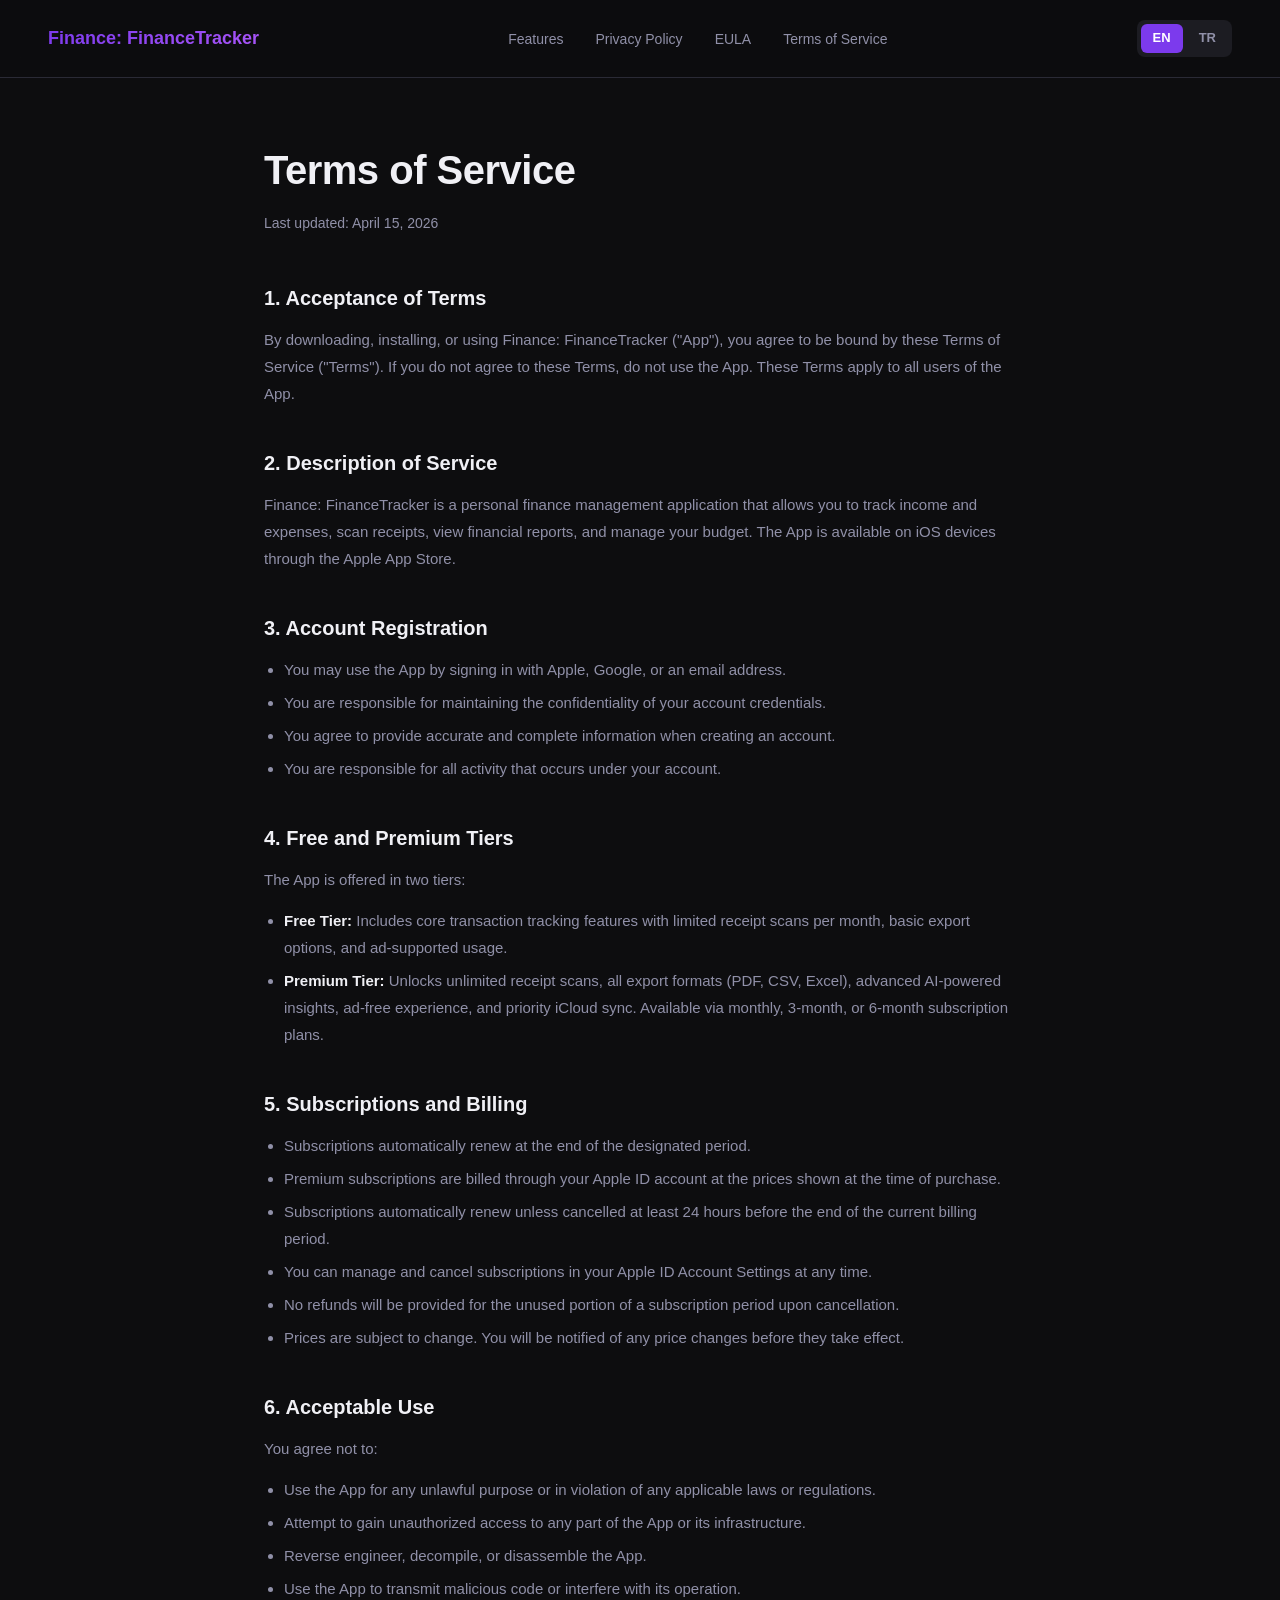
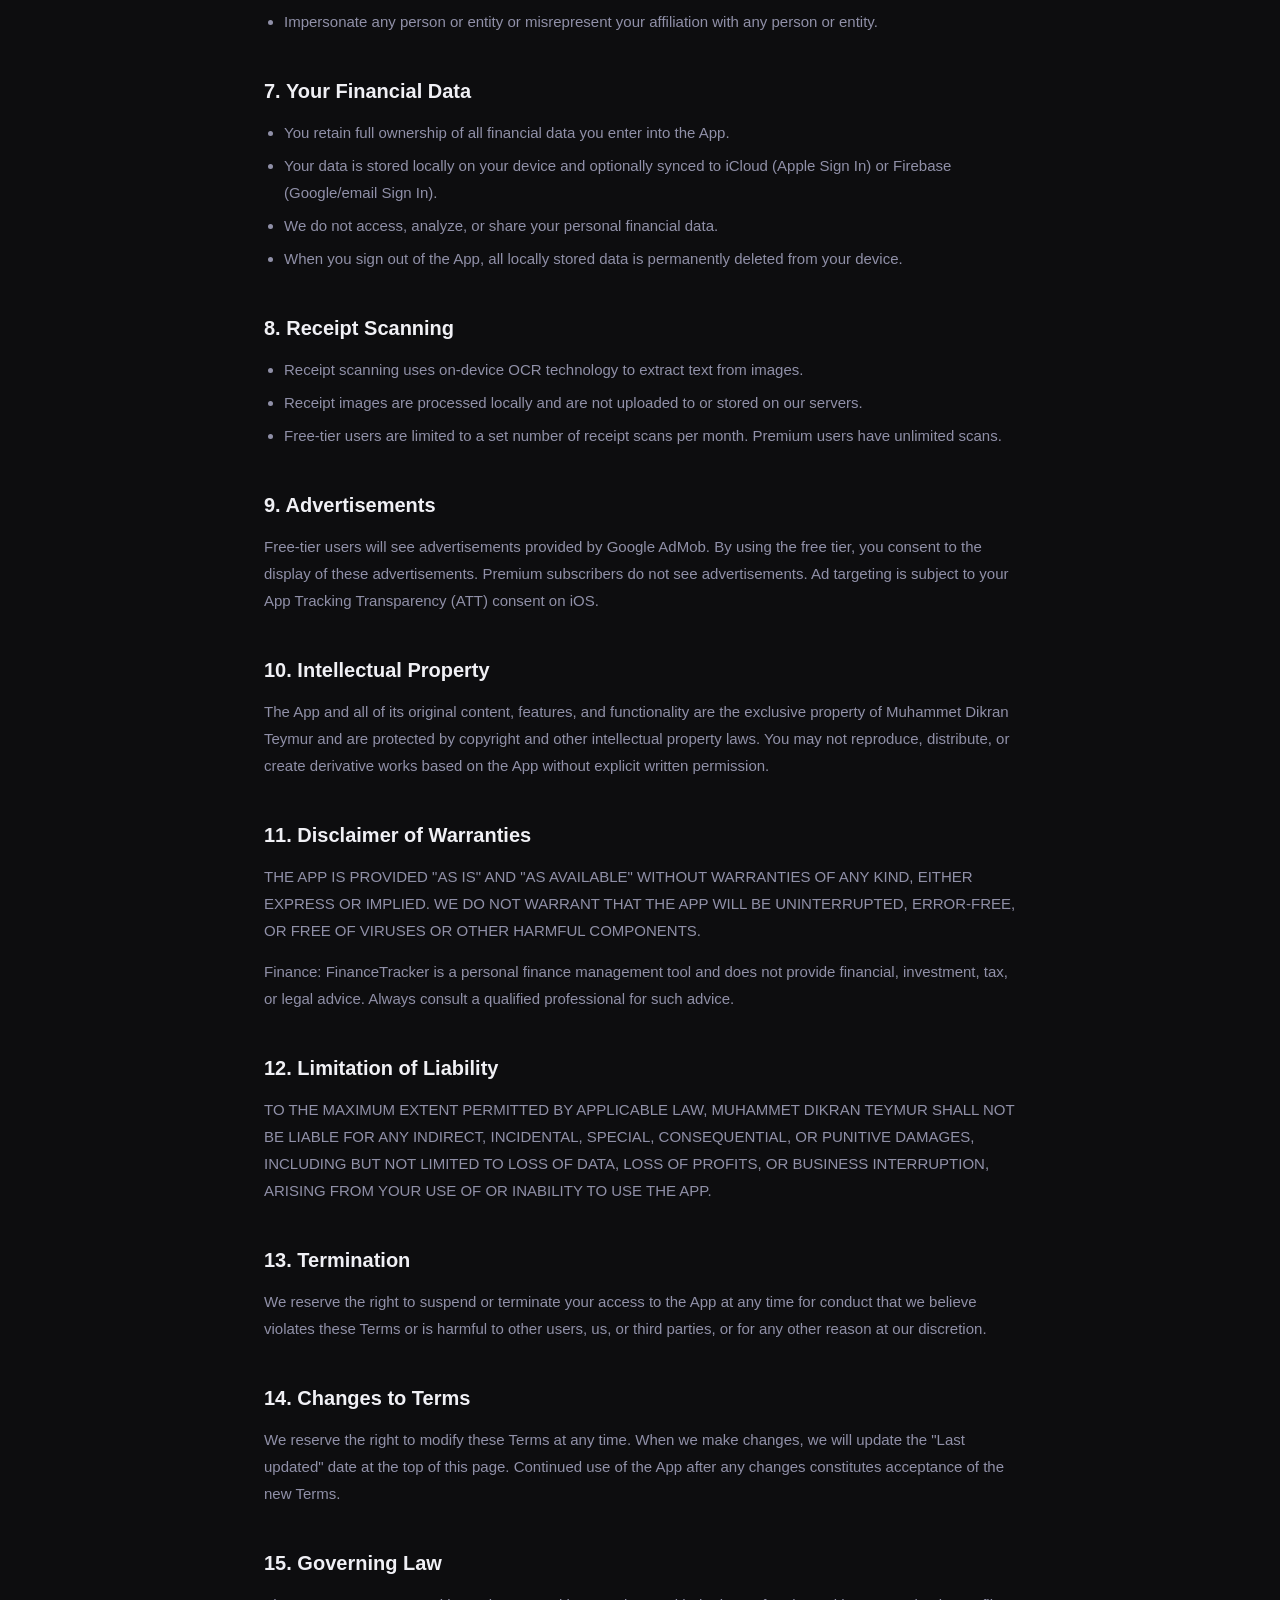
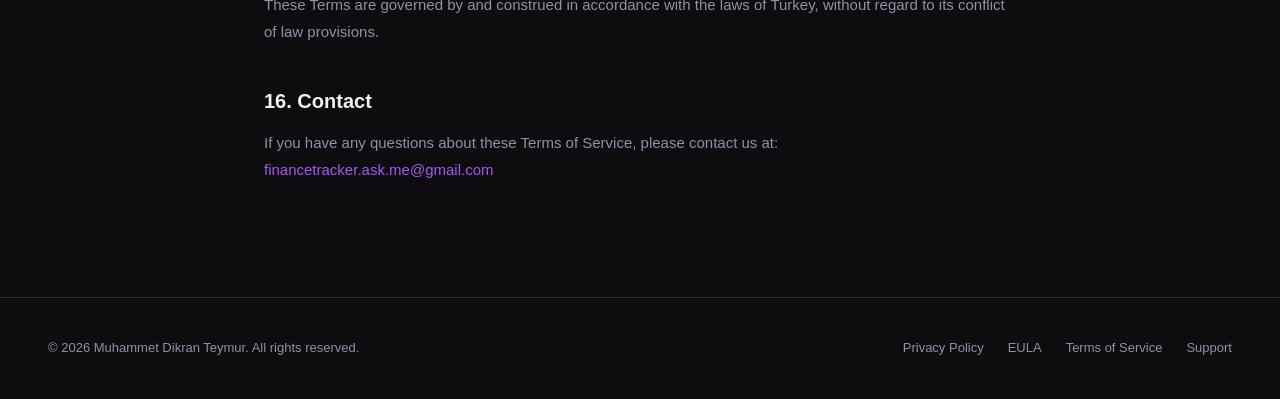
<file: en/terms-of-service.html>
<!DOCTYPE html>
<html lang="en">
<head>
  <meta charset="UTF-8" />
  <meta name="viewport" content="width=device-width, initial-scale=1.0" />
  <title>Terms of Service – Finance: FinanceTracker</title>
  <link rel="stylesheet" href="../styles.css" />
</head>
<body>

<nav>
  <a href="index.html" class="nav-logo">Finance: FinanceTracker</a>
  <ul class="nav-links">
    <li><a href="index.html#features">Features</a></li>
    <li><a href="privacy-policy.html">Privacy Policy</a></li>
    <li><a href="eula.html">EULA</a></li>
    <li><a href="terms-of-service.html">Terms of Service</a></li>
  </ul>
  <div class="lang-toggle">
    <a href="../en/terms-of-service.html" class="lang-btn active">EN</a>
    <a href="../tr/hizmet-sartlari.html" class="lang-btn">TR</a>
  </div>
</nav>

<div class="legal-container">
  <div class="legal-header">
    <h1>Terms of Service</h1>
    <p class="updated">Last updated: April 15, 2026</p>
  </div>

  <div class="legal-content active">
    <h2>1. Acceptance of Terms</h2>
    <p>By downloading, installing, or using Finance: FinanceTracker ("App"), you agree to be bound by these Terms of Service ("Terms"). If you do not agree to these Terms, do not use the App. These Terms apply to all users of the App.</p>

    <h2>2. Description of Service</h2>
    <p>Finance: FinanceTracker is a personal finance management application that allows you to track income and expenses, scan receipts, view financial reports, and manage your budget. The App is available on iOS devices through the Apple App Store.</p>

    <h2>3. Account Registration</h2>
    <ul>
      <li>You may use the App by signing in with Apple, Google, or an email address.</li>
      <li>You are responsible for maintaining the confidentiality of your account credentials.</li>
      <li>You agree to provide accurate and complete information when creating an account.</li>
      <li>You are responsible for all activity that occurs under your account.</li>
    </ul>

    <h2>4. Free and Premium Tiers</h2>
    <p>The App is offered in two tiers:</p>
    <ul>
      <li><strong>Free Tier:</strong> Includes core transaction tracking features with limited receipt scans per month, basic export options, and ad-supported usage.</li>
      <li><strong>Premium Tier:</strong> Unlocks unlimited receipt scans, all export formats (PDF, CSV, Excel), advanced AI-powered insights, ad-free experience, and priority iCloud sync. Available via monthly, 3-month, or 6-month subscription plans.</li>
    </ul>

    <h2>5. Subscriptions and Billing</h2>
    <ul>
      <li>Subscriptions automatically renew at the end of the designated period.</li>
      <li>Premium subscriptions are billed through your Apple ID account at the prices shown at the time of purchase.</li>
      <li>Subscriptions automatically renew unless cancelled at least 24 hours before the end of the current billing period.</li>
      <li>You can manage and cancel subscriptions in your Apple ID Account Settings at any time.</li>
      <li>No refunds will be provided for the unused portion of a subscription period upon cancellation.</li>
      <li>Prices are subject to change. You will be notified of any price changes before they take effect.</li>
    </ul>

    <h2>6. Acceptable Use</h2>
    <p>You agree not to:</p>
    <ul>
      <li>Use the App for any unlawful purpose or in violation of any applicable laws or regulations.</li>
      <li>Attempt to gain unauthorized access to any part of the App or its infrastructure.</li>
      <li>Reverse engineer, decompile, or disassemble the App.</li>
      <li>Use the App to transmit malicious code or interfere with its operation.</li>
      <li>Impersonate any person or entity or misrepresent your affiliation with any person or entity.</li>
    </ul>

    <h2>7. Your Financial Data</h2>
    <ul>
      <li>You retain full ownership of all financial data you enter into the App.</li>
      <li>Your data is stored locally on your device and optionally synced to iCloud (Apple Sign In) or Firebase (Google/email Sign In).</li>
      <li>We do not access, analyze, or share your personal financial data.</li>
      <li>When you sign out of the App, all locally stored data is permanently deleted from your device.</li>
    </ul>

    <h2>8. Receipt Scanning</h2>
    <ul>
      <li>Receipt scanning uses on-device OCR technology to extract text from images.</li>
      <li>Receipt images are processed locally and are not uploaded to or stored on our servers.</li>
      <li>Free-tier users are limited to a set number of receipt scans per month. Premium users have unlimited scans.</li>
    </ul>

    <h2>9. Advertisements</h2>
    <p>Free-tier users will see advertisements provided by Google AdMob. By using the free tier, you consent to the display of these advertisements. Premium subscribers do not see advertisements. Ad targeting is subject to your App Tracking Transparency (ATT) consent on iOS.</p>

    <h2>10. Intellectual Property</h2>
    <p>The App and all of its original content, features, and functionality are the exclusive property of Muhammet Dikran Teymur and are protected by copyright and other intellectual property laws. You may not reproduce, distribute, or create derivative works based on the App without explicit written permission.</p>

    <h2>11. Disclaimer of Warranties</h2>
    <p>THE APP IS PROVIDED "AS IS" AND "AS AVAILABLE" WITHOUT WARRANTIES OF ANY KIND, EITHER EXPRESS OR IMPLIED. WE DO NOT WARRANT THAT THE APP WILL BE UNINTERRUPTED, ERROR-FREE, OR FREE OF VIRUSES OR OTHER HARMFUL COMPONENTS.</p>
    <p>Finance: FinanceTracker is a personal finance management tool and does not provide financial, investment, tax, or legal advice. Always consult a qualified professional for such advice.</p>

    <h2>12. Limitation of Liability</h2>
    <p>TO THE MAXIMUM EXTENT PERMITTED BY APPLICABLE LAW, MUHAMMET DIKRAN TEYMUR SHALL NOT BE LIABLE FOR ANY INDIRECT, INCIDENTAL, SPECIAL, CONSEQUENTIAL, OR PUNITIVE DAMAGES, INCLUDING BUT NOT LIMITED TO LOSS OF DATA, LOSS OF PROFITS, OR BUSINESS INTERRUPTION, ARISING FROM YOUR USE OF OR INABILITY TO USE THE APP.</p>

    <h2>13. Termination</h2>
    <p>We reserve the right to suspend or terminate your access to the App at any time for conduct that we believe violates these Terms or is harmful to other users, us, or third parties, or for any other reason at our discretion.</p>

    <h2>14. Changes to Terms</h2>
    <p>We reserve the right to modify these Terms at any time. When we make changes, we will update the "Last updated" date at the top of this page. Continued use of the App after any changes constitutes acceptance of the new Terms.</p>

    <h2>15. Governing Law</h2>
    <p>These Terms are governed by and construed in accordance with the laws of Turkey, without regard to its conflict of law provisions.</p>

    <h2>16. Contact</h2>
    <p>If you have any questions about these Terms of Service, please contact us at:<br>
    <a href="mailto:financetracker.ask.me@gmail.com">financetracker.ask.me@gmail.com</a></p>
  </div>
</div>

<footer>
  <p>© 2026 Muhammet Dikran Teymur. All rights reserved.</p>
  <div class="footer-links">
    <a href="privacy-policy.html">Privacy Policy</a>
    <a href="eula.html">EULA</a>
    <a href="terms-of-service.html">Terms of Service</a>
    <a href="mailto:financetracker.ask.me@gmail.com">Support</a>
  </div>
</footer>

</body>
</html>
</file>
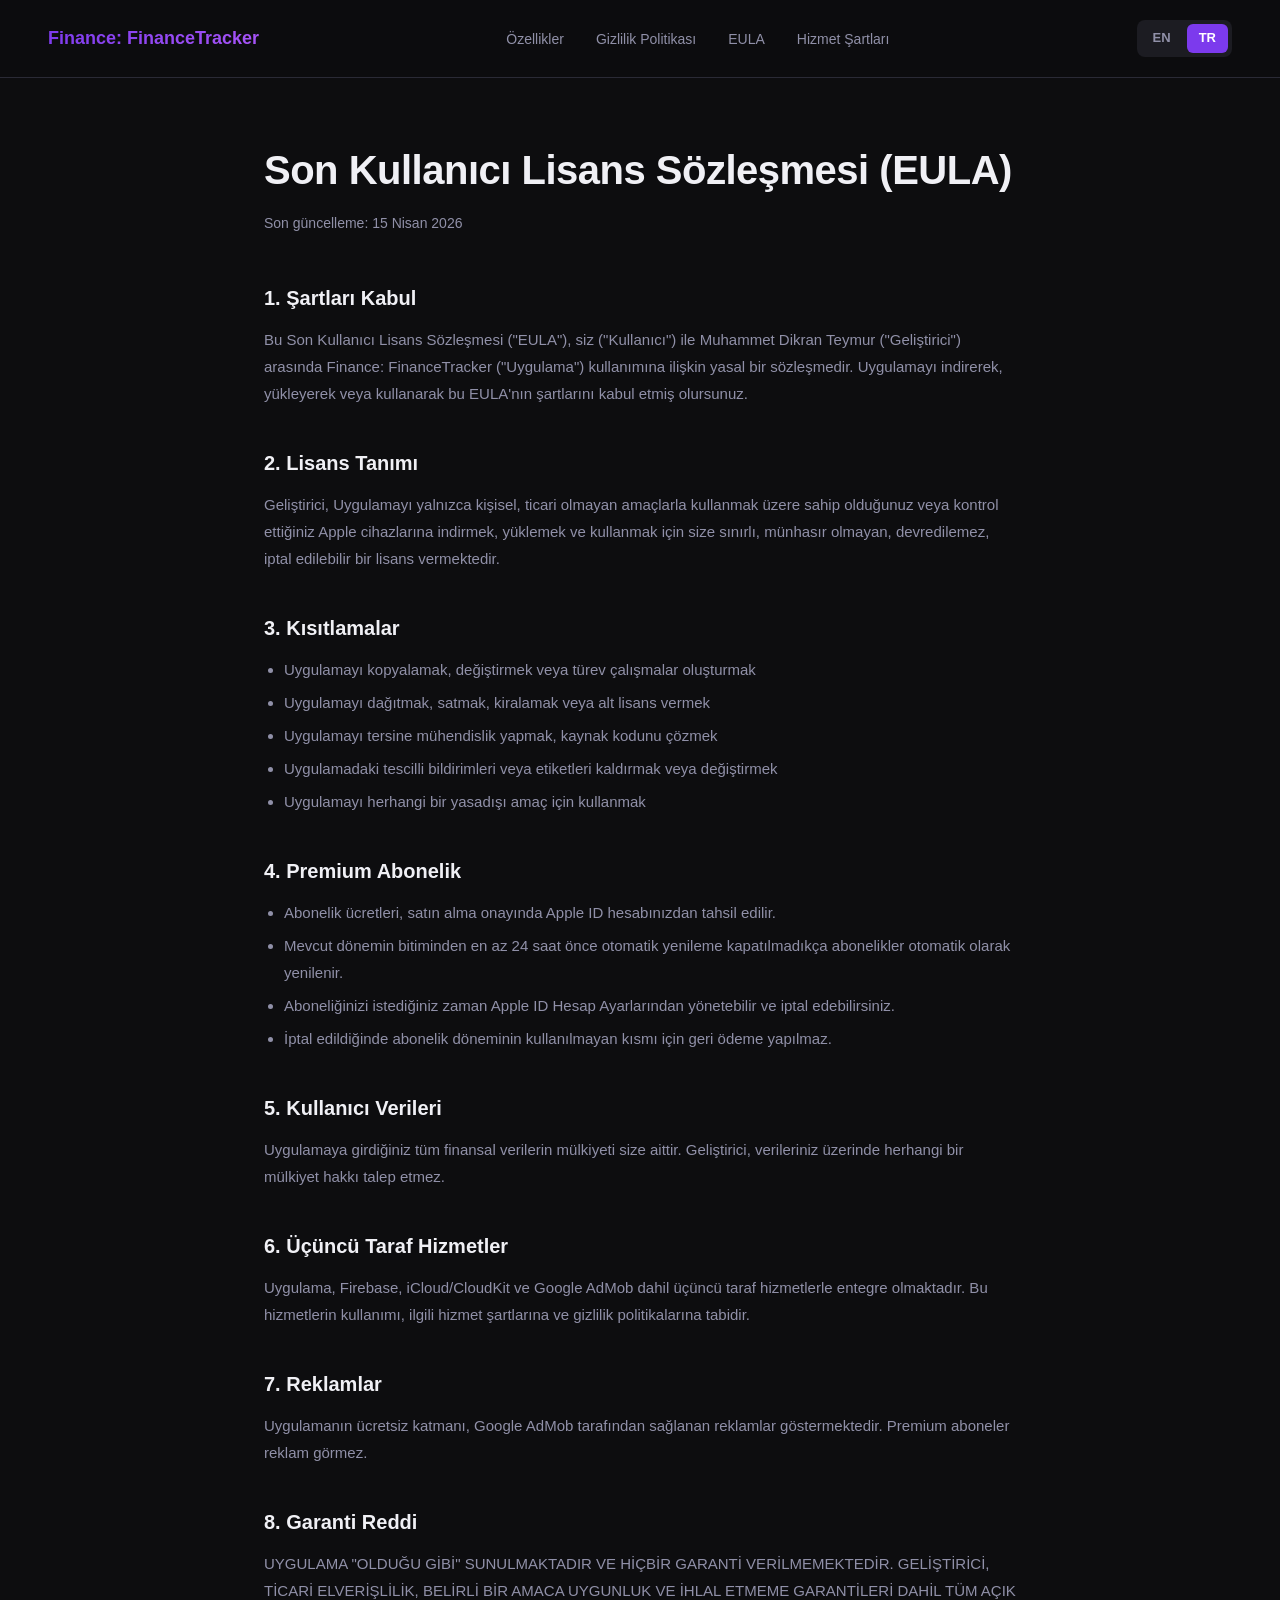
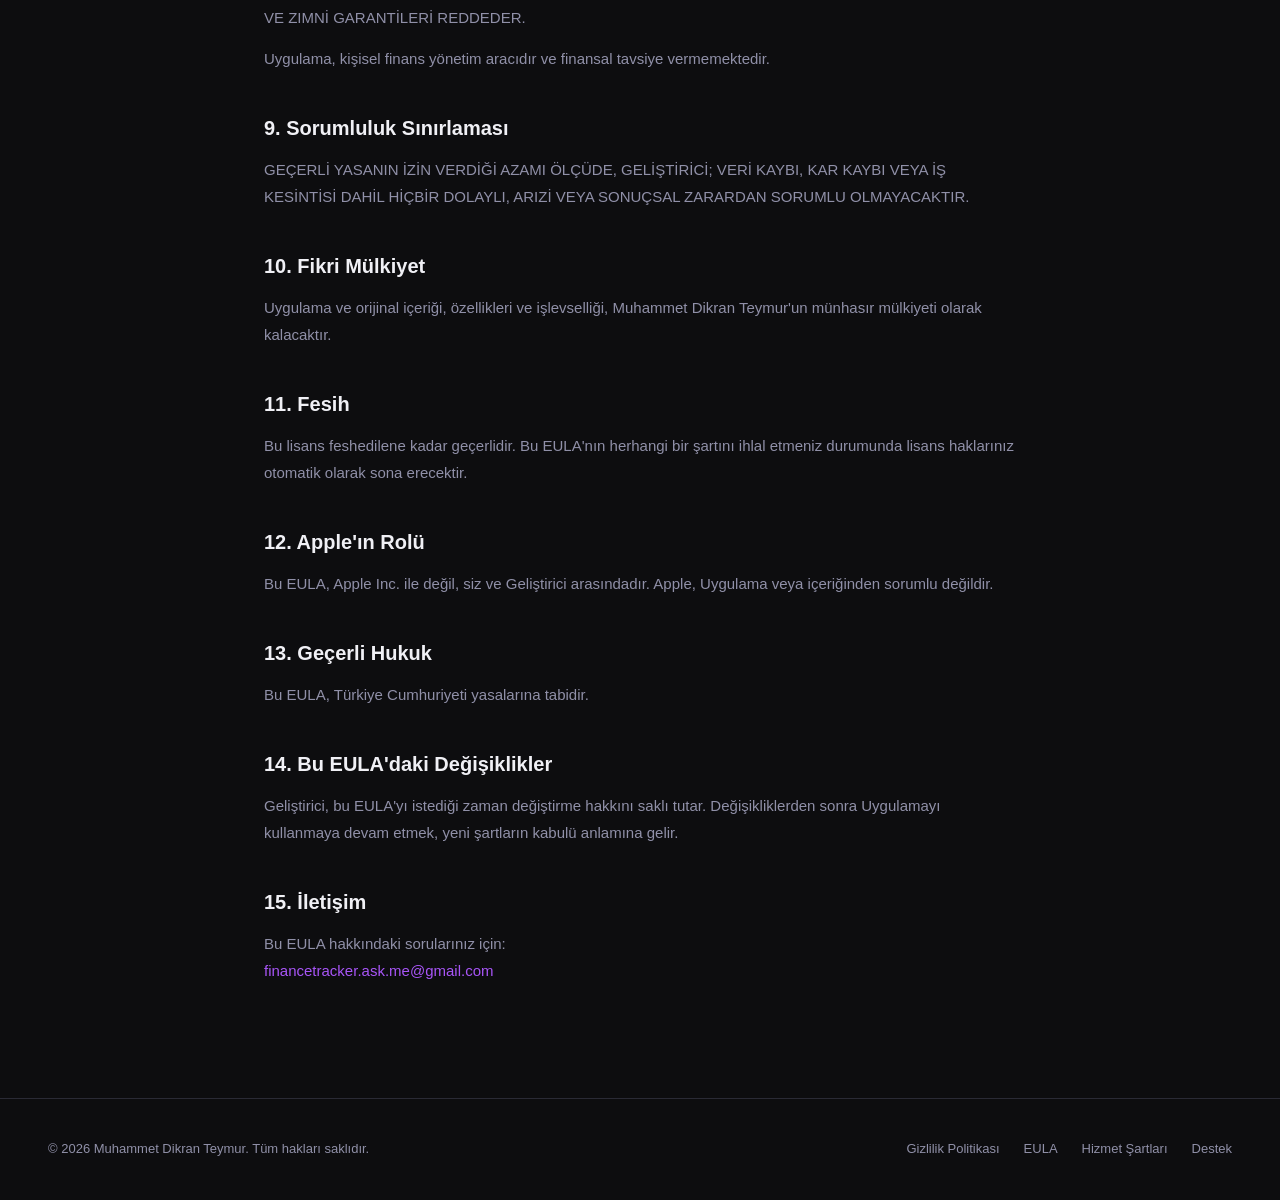
<file: tr/eula.html>
<!DOCTYPE html>
<html lang="tr">
<head>
  <meta charset="UTF-8" />
  <meta name="viewport" content="width=device-width, initial-scale=1.0" />
  <title>EULA – Finance: FinanceTracker</title>
  <link rel="stylesheet" href="../styles.css" />
</head>
<body>

<nav>
  <a href="index.html" class="nav-logo">Finance: FinanceTracker</a>
  <ul class="nav-links">
    <li><a href="index.html#features">Özellikler</a></li>
    <li><a href="privacy-policy.html">Gizlilik Politikası</a></li>
    <li><a href="eula.html">EULA</a></li>
    <li><a href="hizmet-sartlari.html">Hizmet Şartları</a></li>
  </ul>
  <div class="lang-toggle">
    <a href="../en/eula.html" class="lang-btn">EN</a>
    <a href="../tr/eula.html" class="lang-btn active">TR</a>
  </div>
</nav>

<div class="legal-container">
  <div class="legal-header">
    <h1>Son Kullanıcı Lisans Sözleşmesi (EULA)</h1>
    <p class="updated">Son güncelleme: 15 Nisan 2026</p>
  </div>

  <div class="legal-content active">
    <h2>1. Şartları Kabul</h2>
    <p>Bu Son Kullanıcı Lisans Sözleşmesi ("EULA"), siz ("Kullanıcı") ile Muhammet Dikran Teymur ("Geliştirici") arasında Finance: FinanceTracker ("Uygulama") kullanımına ilişkin yasal bir sözleşmedir. Uygulamayı indirerek, yükleyerek veya kullanarak bu EULA'nın şartlarını kabul etmiş olursunuz.</p>

    <h2>2. Lisans Tanımı</h2>
    <p>Geliştirici, Uygulamayı yalnızca kişisel, ticari olmayan amaçlarla kullanmak üzere sahip olduğunuz veya kontrol ettiğiniz Apple cihazlarına indirmek, yüklemek ve kullanmak için size sınırlı, münhasır olmayan, devredilemez, iptal edilebilir bir lisans vermektedir.</p>

    <h2>3. Kısıtlamalar</h2>
    <ul>
      <li>Uygulamayı kopyalamak, değiştirmek veya türev çalışmalar oluşturmak</li>
      <li>Uygulamayı dağıtmak, satmak, kiralamak veya alt lisans vermek</li>
      <li>Uygulamayı tersine mühendislik yapmak, kaynak kodunu çözmek</li>
      <li>Uygulamadaki tescilli bildirimleri veya etiketleri kaldırmak veya değiştirmek</li>
      <li>Uygulamayı herhangi bir yasadışı amaç için kullanmak</li>
    </ul>

    <h2>4. Premium Abonelik</h2>
    <ul>
      <li>Abonelik ücretleri, satın alma onayında Apple ID hesabınızdan tahsil edilir.</li>
      <li>Mevcut dönemin bitiminden en az 24 saat önce otomatik yenileme kapatılmadıkça abonelikler otomatik olarak yenilenir.</li>
      <li>Aboneliğinizi istediğiniz zaman Apple ID Hesap Ayarlarından yönetebilir ve iptal edebilirsiniz.</li>
      <li>İptal edildiğinde abonelik döneminin kullanılmayan kısmı için geri ödeme yapılmaz.</li>
    </ul>

    <h2>5. Kullanıcı Verileri</h2>
    <p>Uygulamaya girdiğiniz tüm finansal verilerin mülkiyeti size aittir. Geliştirici, verileriniz üzerinde herhangi bir mülkiyet hakkı talep etmez.</p>

    <h2>6. Üçüncü Taraf Hizmetler</h2>
    <p>Uygulama, Firebase, iCloud/CloudKit ve Google AdMob dahil üçüncü taraf hizmetlerle entegre olmaktadır. Bu hizmetlerin kullanımı, ilgili hizmet şartlarına ve gizlilik politikalarına tabidir.</p>

    <h2>7. Reklamlar</h2>
    <p>Uygulamanın ücretsiz katmanı, Google AdMob tarafından sağlanan reklamlar göstermektedir. Premium aboneler reklam görmez.</p>

    <h2>8. Garanti Reddi</h2>
    <p>UYGULAMA "OLDUĞU GİBİ" SUNULMAKTADIR VE HİÇBİR GARANTİ VERİLMEMEKTEDİR. GELİŞTİRİCİ, TİCARİ ELVERİŞLİLİK, BELİRLİ BİR AMACA UYGUNLUK VE İHLAL ETMEME GARANTİLERİ DAHİL TÜM AÇIK VE ZIMNİ GARANTİLERİ REDDEDER.</p>
    <p>Uygulama, kişisel finans yönetim aracıdır ve finansal tavsiye vermemektedir.</p>

    <h2>9. Sorumluluk Sınırlaması</h2>
    <p>GEÇERLİ YASANIN İZİN VERDİĞİ AZAMI ÖLÇÜDE, GELİŞTİRİCİ; VERİ KAYBI, KAR KAYBI VEYA İŞ KESİNTİSİ DAHİL HİÇBİR DOLAYLI, ARIZİ VEYA SONUÇSAL ZARARDAN SORUMLU OLMAYACAKTIR.</p>

    <h2>10. Fikri Mülkiyet</h2>
    <p>Uygulama ve orijinal içeriği, özellikleri ve işlevselliği, Muhammet Dikran Teymur'un münhasır mülkiyeti olarak kalacaktır.</p>

    <h2>11. Fesih</h2>
    <p>Bu lisans feshedilene kadar geçerlidir. Bu EULA'nın herhangi bir şartını ihlal etmeniz durumunda lisans haklarınız otomatik olarak sona erecektir.</p>

    <h2>12. Apple'ın Rolü</h2>
    <p>Bu EULA, Apple Inc. ile değil, siz ve Geliştirici arasındadır. Apple, Uygulama veya içeriğinden sorumlu değildir.</p>

    <h2>13. Geçerli Hukuk</h2>
    <p>Bu EULA, Türkiye Cumhuriyeti yasalarına tabidir.</p>

    <h2>14. Bu EULA'daki Değişiklikler</h2>
    <p>Geliştirici, bu EULA'yı istediği zaman değiştirme hakkını saklı tutar. Değişikliklerden sonra Uygulamayı kullanmaya devam etmek, yeni şartların kabulü anlamına gelir.</p>

    <h2>15. İletişim</h2>
    <p>Bu EULA hakkındaki sorularınız için:<br>
    <a href="mailto:financetracker.ask.me@gmail.com">financetracker.ask.me@gmail.com</a></p>
  </div>
</div>

<footer>
  <p>© 2026 Muhammet Dikran Teymur. Tüm hakları saklıdır.</p>
  <div class="footer-links">
    <a href="privacy-policy.html">Gizlilik Politikası</a>
    <a href="eula.html">EULA</a>
    <a href="hizmet-sartlari.html">Hizmet Şartları</a>
    <a href="mailto:financetracker.ask.me@gmail.com">Destek</a>
  </div>
</footer>

</body>
</html>
</file>
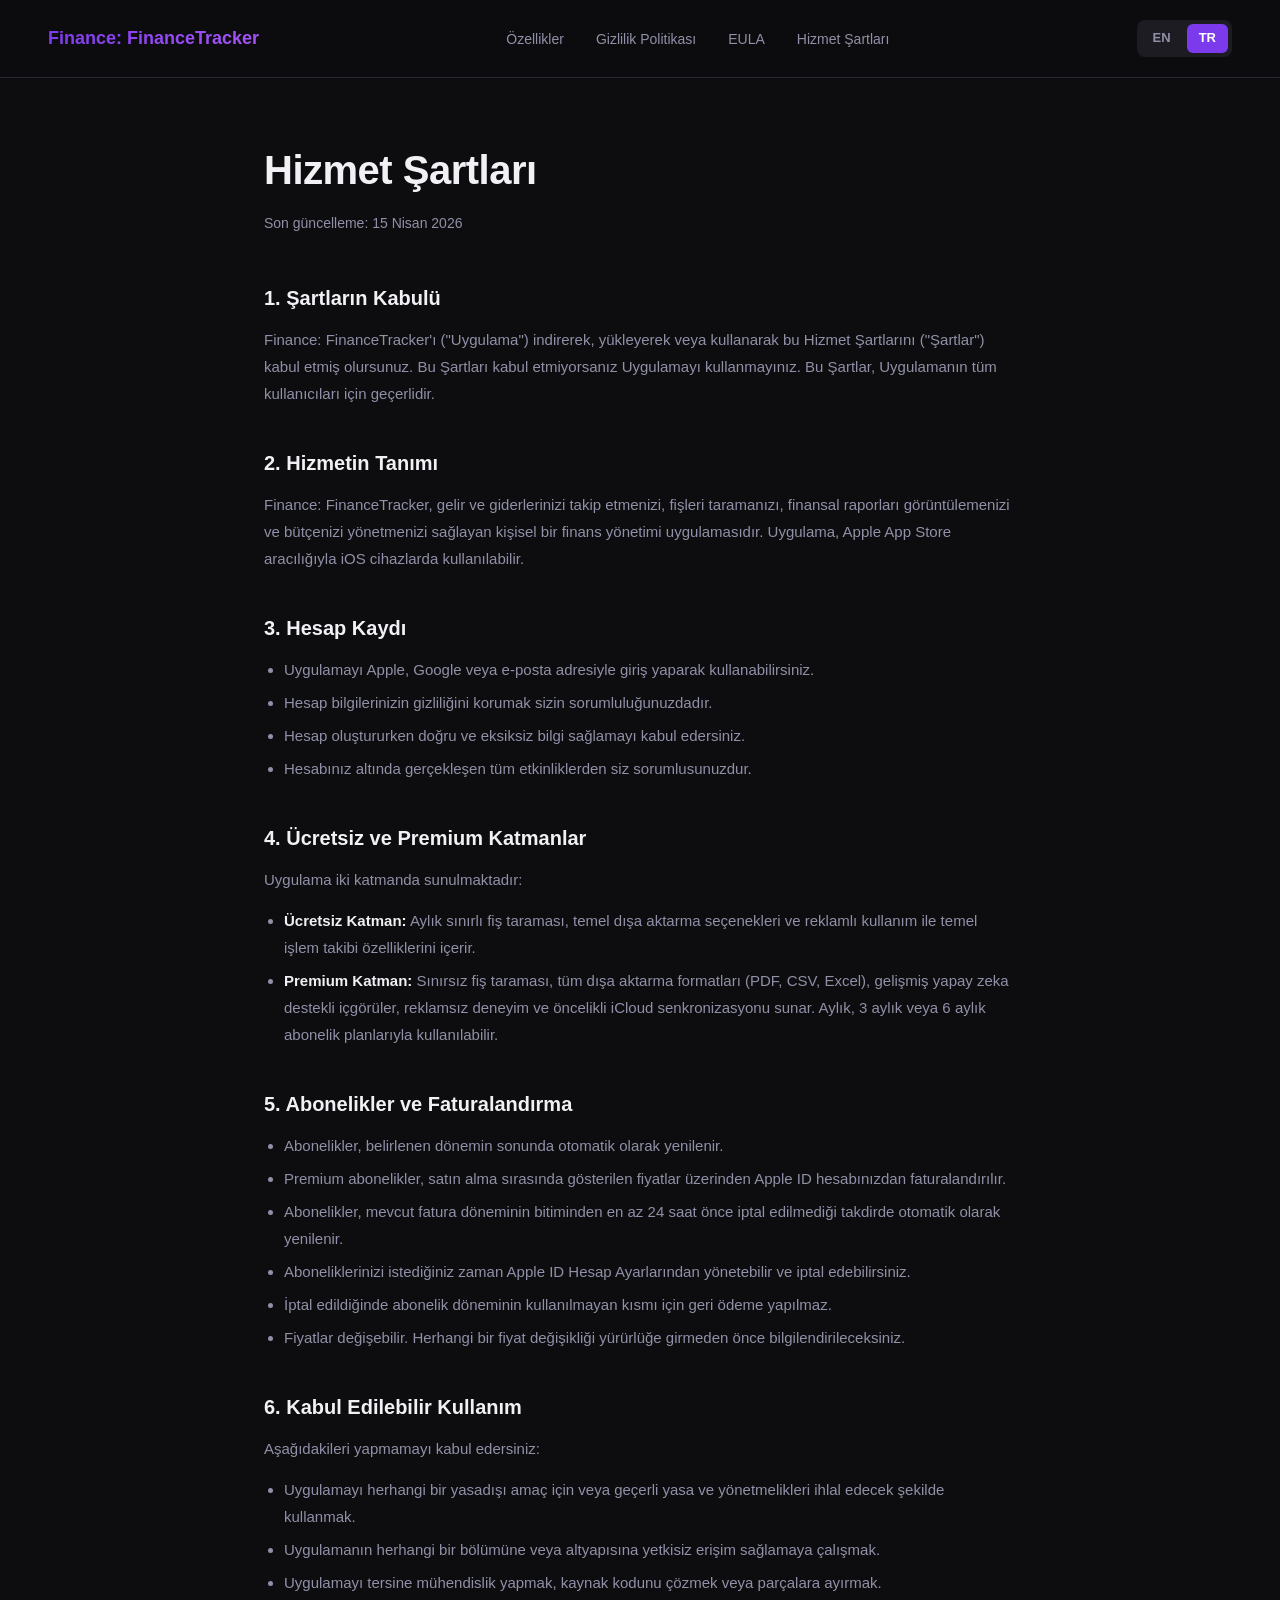
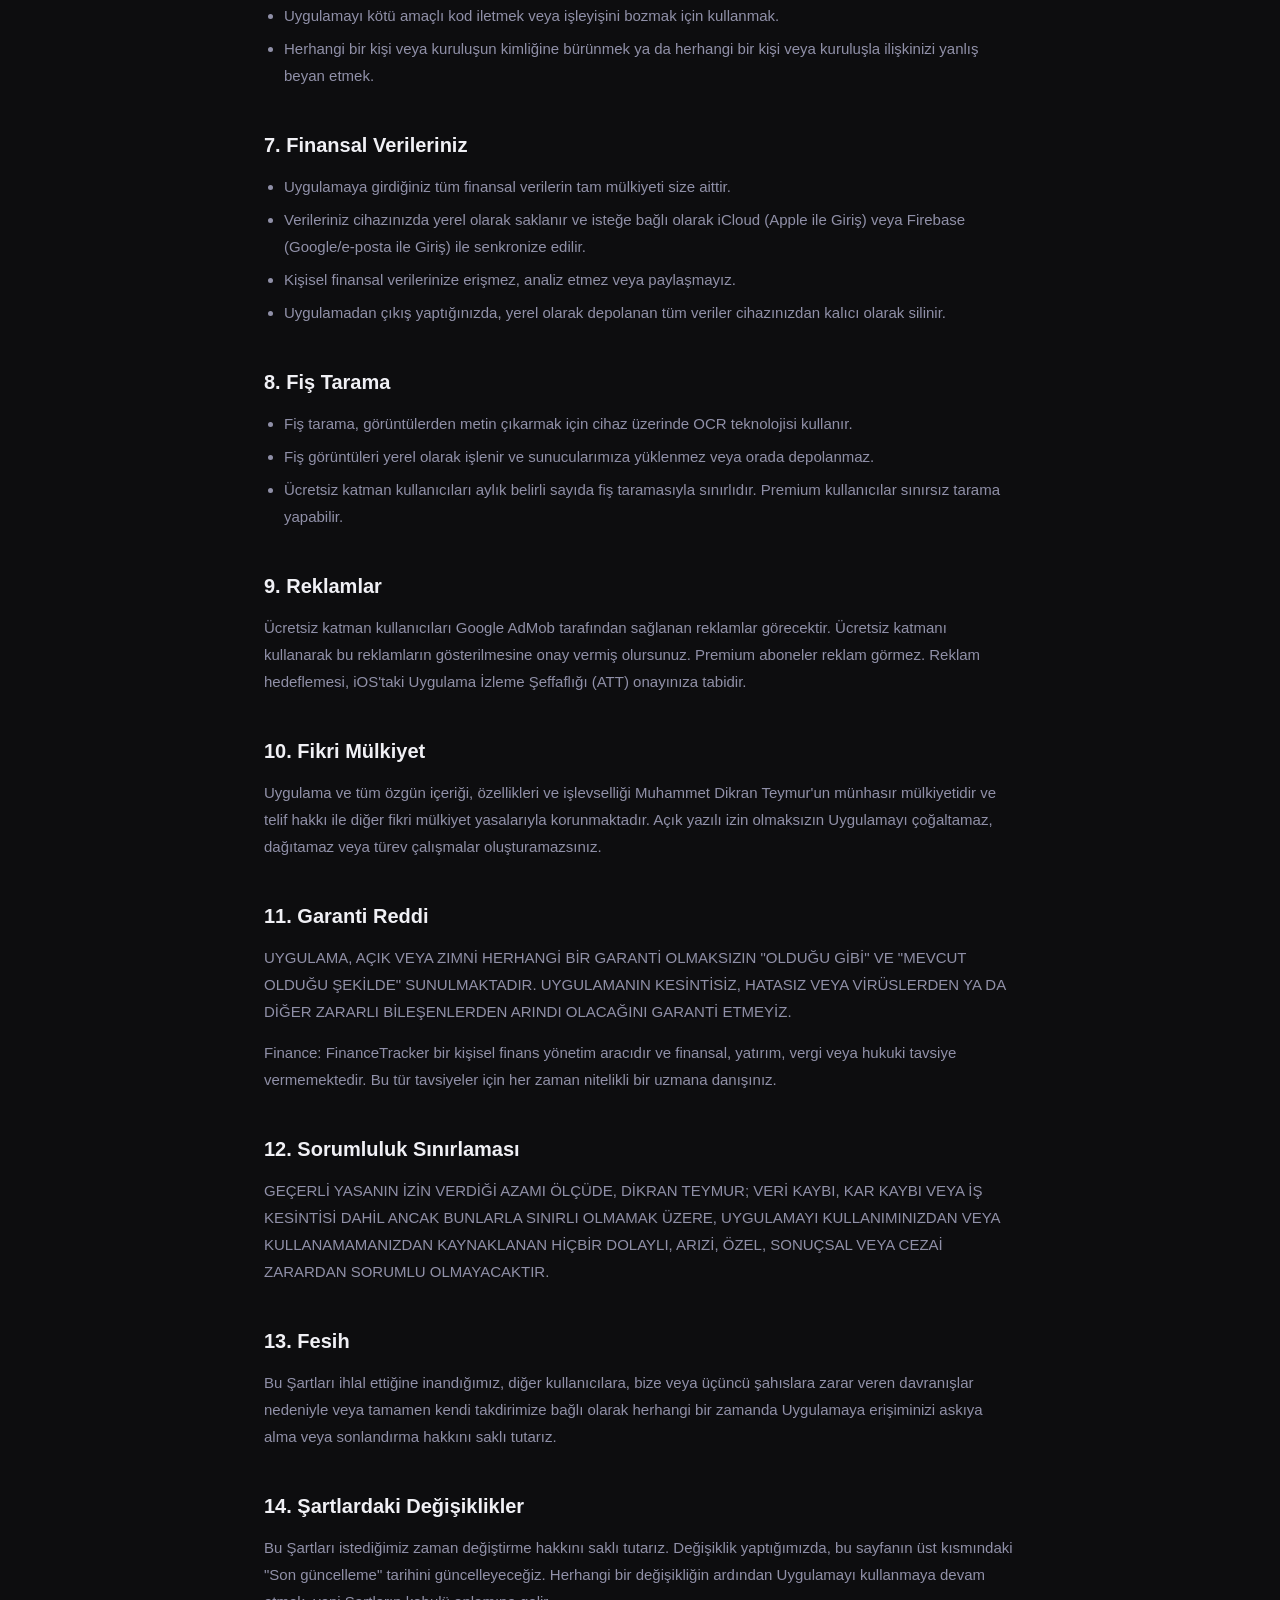
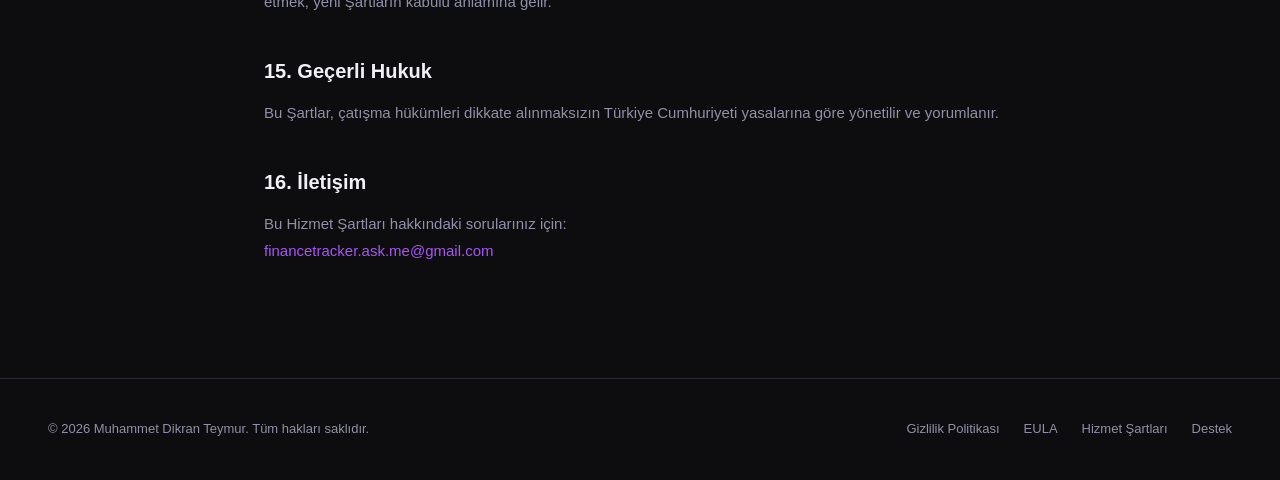
<file: tr/hizmet-sartlari.html>
<!DOCTYPE html>
<html lang="tr">
<head>
  <meta charset="UTF-8" />
  <meta name="viewport" content="width=device-width, initial-scale=1.0" />
  <title>Hizmet Şartları – Finance: FinanceTracker</title>
  <link rel="stylesheet" href="../styles.css" />
</head>
<body>

<nav>
  <a href="index.html" class="nav-logo">Finance: FinanceTracker</a>
  <ul class="nav-links">
    <li><a href="index.html#features">Özellikler</a></li>
    <li><a href="privacy-policy.html">Gizlilik Politikası</a></li>
    <li><a href="eula.html">EULA</a></li>
    <li><a href="hizmet-sartlari.html">Hizmet Şartları</a></li>
  </ul>
  <div class="lang-toggle">
    <a href="../en/terms-of-service.html" class="lang-btn">EN</a>
    <a href="../tr/hizmet-sartlari.html" class="lang-btn active">TR</a>
  </div>
</nav>

<div class="legal-container">
  <div class="legal-header">
    <h1>Hizmet Şartları</h1>
    <p class="updated">Son güncelleme: 15 Nisan 2026</p>
  </div>

  <div class="legal-content active">
    <h2>1. Şartların Kabulü</h2>
    <p>Finance: FinanceTracker'ı ("Uygulama") indirerek, yükleyerek veya kullanarak bu Hizmet Şartlarını ("Şartlar") kabul etmiş olursunuz. Bu Şartları kabul etmiyorsanız Uygulamayı kullanmayınız. Bu Şartlar, Uygulamanın tüm kullanıcıları için geçerlidir.</p>

    <h2>2. Hizmetin Tanımı</h2>
    <p>Finance: FinanceTracker, gelir ve giderlerinizi takip etmenizi, fişleri taramanızı, finansal raporları görüntülemenizi ve bütçenizi yönetmenizi sağlayan kişisel bir finans yönetimi uygulamasıdır. Uygulama, Apple App Store aracılığıyla iOS cihazlarda kullanılabilir.</p>

    <h2>3. Hesap Kaydı</h2>
    <ul>
      <li>Uygulamayı Apple, Google veya e-posta adresiyle giriş yaparak kullanabilirsiniz.</li>
      <li>Hesap bilgilerinizin gizliliğini korumak sizin sorumluluğunuzdadır.</li>
      <li>Hesap oluştururken doğru ve eksiksiz bilgi sağlamayı kabul edersiniz.</li>
      <li>Hesabınız altında gerçekleşen tüm etkinliklerden siz sorumlusunuzdur.</li>
    </ul>

    <h2>4. Ücretsiz ve Premium Katmanlar</h2>
    <p>Uygulama iki katmanda sunulmaktadır:</p>
    <ul>
      <li><strong>Ücretsiz Katman:</strong> Aylık sınırlı fiş taraması, temel dışa aktarma seçenekleri ve reklamlı kullanım ile temel işlem takibi özelliklerini içerir.</li>
      <li><strong>Premium Katman:</strong> Sınırsız fiş taraması, tüm dışa aktarma formatları (PDF, CSV, Excel), gelişmiş yapay zeka destekli içgörüler, reklamsız deneyim ve öncelikli iCloud senkronizasyonu sunar. Aylık, 3 aylık veya 6 aylık abonelik planlarıyla kullanılabilir.</li>
    </ul>

    <h2>5. Abonelikler ve Faturalandırma</h2>
    <ul>
      <li>Abonelikler, belirlenen dönemin sonunda otomatik olarak yenilenir.</li>
      <li>Premium abonelikler, satın alma sırasında gösterilen fiyatlar üzerinden Apple ID hesabınızdan faturalandırılır.</li>
      <li>Abonelikler, mevcut fatura döneminin bitiminden en az 24 saat önce iptal edilmediği takdirde otomatik olarak yenilenir.</li>
      <li>Aboneliklerinizi istediğiniz zaman Apple ID Hesap Ayarlarından yönetebilir ve iptal edebilirsiniz.</li>
      <li>İptal edildiğinde abonelik döneminin kullanılmayan kısmı için geri ödeme yapılmaz.</li>
      <li>Fiyatlar değişebilir. Herhangi bir fiyat değişikliği yürürlüğe girmeden önce bilgilendirileceksiniz.</li>
    </ul>

    <h2>6. Kabul Edilebilir Kullanım</h2>
    <p>Aşağıdakileri yapmamayı kabul edersiniz:</p>
    <ul>
      <li>Uygulamayı herhangi bir yasadışı amaç için veya geçerli yasa ve yönetmelikleri ihlal edecek şekilde kullanmak.</li>
      <li>Uygulamanın herhangi bir bölümüne veya altyapısına yetkisiz erişim sağlamaya çalışmak.</li>
      <li>Uygulamayı tersine mühendislik yapmak, kaynak kodunu çözmek veya parçalara ayırmak.</li>
      <li>Uygulamayı kötü amaçlı kod iletmek veya işleyişini bozmak için kullanmak.</li>
      <li>Herhangi bir kişi veya kuruluşun kimliğine bürünmek ya da herhangi bir kişi veya kuruluşla ilişkinizi yanlış beyan etmek.</li>
    </ul>

    <h2>7. Finansal Verileriniz</h2>
    <ul>
      <li>Uygulamaya girdiğiniz tüm finansal verilerin tam mülkiyeti size aittir.</li>
      <li>Verileriniz cihazınızda yerel olarak saklanır ve isteğe bağlı olarak iCloud (Apple ile Giriş) veya Firebase (Google/e-posta ile Giriş) ile senkronize edilir.</li>
      <li>Kişisel finansal verilerinize erişmez, analiz etmez veya paylaşmayız.</li>
      <li>Uygulamadan çıkış yaptığınızda, yerel olarak depolanan tüm veriler cihazınızdan kalıcı olarak silinir.</li>
    </ul>

    <h2>8. Fiş Tarama</h2>
    <ul>
      <li>Fiş tarama, görüntülerden metin çıkarmak için cihaz üzerinde OCR teknolojisi kullanır.</li>
      <li>Fiş görüntüleri yerel olarak işlenir ve sunucularımıza yüklenmez veya orada depolanmaz.</li>
      <li>Ücretsiz katman kullanıcıları aylık belirli sayıda fiş taramasıyla sınırlıdır. Premium kullanıcılar sınırsız tarama yapabilir.</li>
    </ul>

    <h2>9. Reklamlar</h2>
    <p>Ücretsiz katman kullanıcıları Google AdMob tarafından sağlanan reklamlar görecektir. Ücretsiz katmanı kullanarak bu reklamların gösterilmesine onay vermiş olursunuz. Premium aboneler reklam görmez. Reklam hedeflemesi, iOS'taki Uygulama İzleme Şeffaflığı (ATT) onayınıza tabidir.</p>

    <h2>10. Fikri Mülkiyet</h2>
    <p>Uygulama ve tüm özgün içeriği, özellikleri ve işlevselliği Muhammet Dikran Teymur'un münhasır mülkiyetidir ve telif hakkı ile diğer fikri mülkiyet yasalarıyla korunmaktadır. Açık yazılı izin olmaksızın Uygulamayı çoğaltamaz, dağıtamaz veya türev çalışmalar oluşturamazsınız.</p>

    <h2>11. Garanti Reddi</h2>
    <p>UYGULAMA, AÇIK VEYA ZIMNİ HERHANGİ BİR GARANTİ OLMAKSIZIN "OLDUĞU GİBİ" VE "MEVCUT OLDUĞU ŞEKİLDE" SUNULMAKTADIR. UYGULAMANIN KESİNTİSİZ, HATASIZ VEYA VİRÜSLERDEN YA DA DİĞER ZARARLI BİLEŞENLERDEN ARINDI OLACAĞINI GARANTİ ETMEYİZ.</p>
    <p>Finance: FinanceTracker bir kişisel finans yönetim aracıdır ve finansal, yatırım, vergi veya hukuki tavsiye vermemektedir. Bu tür tavsiyeler için her zaman nitelikli bir uzmana danışınız.</p>

    <h2>12. Sorumluluk Sınırlaması</h2>
    <p>GEÇERLİ YASANIN İZİN VERDİĞİ AZAMI ÖLÇÜDE, DİKRAN TEYMUR; VERİ KAYBI, KAR KAYBI VEYA İŞ KESİNTİSİ DAHİL ANCAK BUNLARLA SINIRLI OLMAMAK ÜZERE, UYGULAMAYI KULLANIMINIZDAN VEYA KULLANAMAMANIZDAN KAYNAKLANAN HİÇBİR DOLAYLI, ARIZİ, ÖZEL, SONUÇSAL VEYA CEZAİ ZARARDAN SORUMLU OLMAYACAKTIR.</p>

    <h2>13. Fesih</h2>
    <p>Bu Şartları ihlal ettiğine inandığımız, diğer kullanıcılara, bize veya üçüncü şahıslara zarar veren davranışlar nedeniyle veya tamamen kendi takdirimize bağlı olarak herhangi bir zamanda Uygulamaya erişiminizi askıya alma veya sonlandırma hakkını saklı tutarız.</p>

    <h2>14. Şartlardaki Değişiklikler</h2>
    <p>Bu Şartları istediğimiz zaman değiştirme hakkını saklı tutarız. Değişiklik yaptığımızda, bu sayfanın üst kısmındaki "Son güncelleme" tarihini güncelleyeceğiz. Herhangi bir değişikliğin ardından Uygulamayı kullanmaya devam etmek, yeni Şartların kabulü anlamına gelir.</p>

    <h2>15. Geçerli Hukuk</h2>
    <p>Bu Şartlar, çatışma hükümleri dikkate alınmaksızın Türkiye Cumhuriyeti yasalarına göre yönetilir ve yorumlanır.</p>

    <h2>16. İletişim</h2>
    <p>Bu Hizmet Şartları hakkındaki sorularınız için:<br>
    <a href="mailto:financetracker.ask.me@gmail.com">financetracker.ask.me@gmail.com</a></p>
  </div>
</div>

<footer>
  <p>© 2026 Muhammet Dikran Teymur. Tüm hakları saklıdır.</p>
  <div class="footer-links">
    <a href="privacy-policy.html">Gizlilik Politikası</a>
    <a href="eula.html">EULA</a>
    <a href="hizmet-sartlari.html">Hizmet Şartları</a>
    <a href="mailto:financetracker.ask.me@gmail.com">Destek</a>
  </div>
</footer>

</body>
</html>
</file>
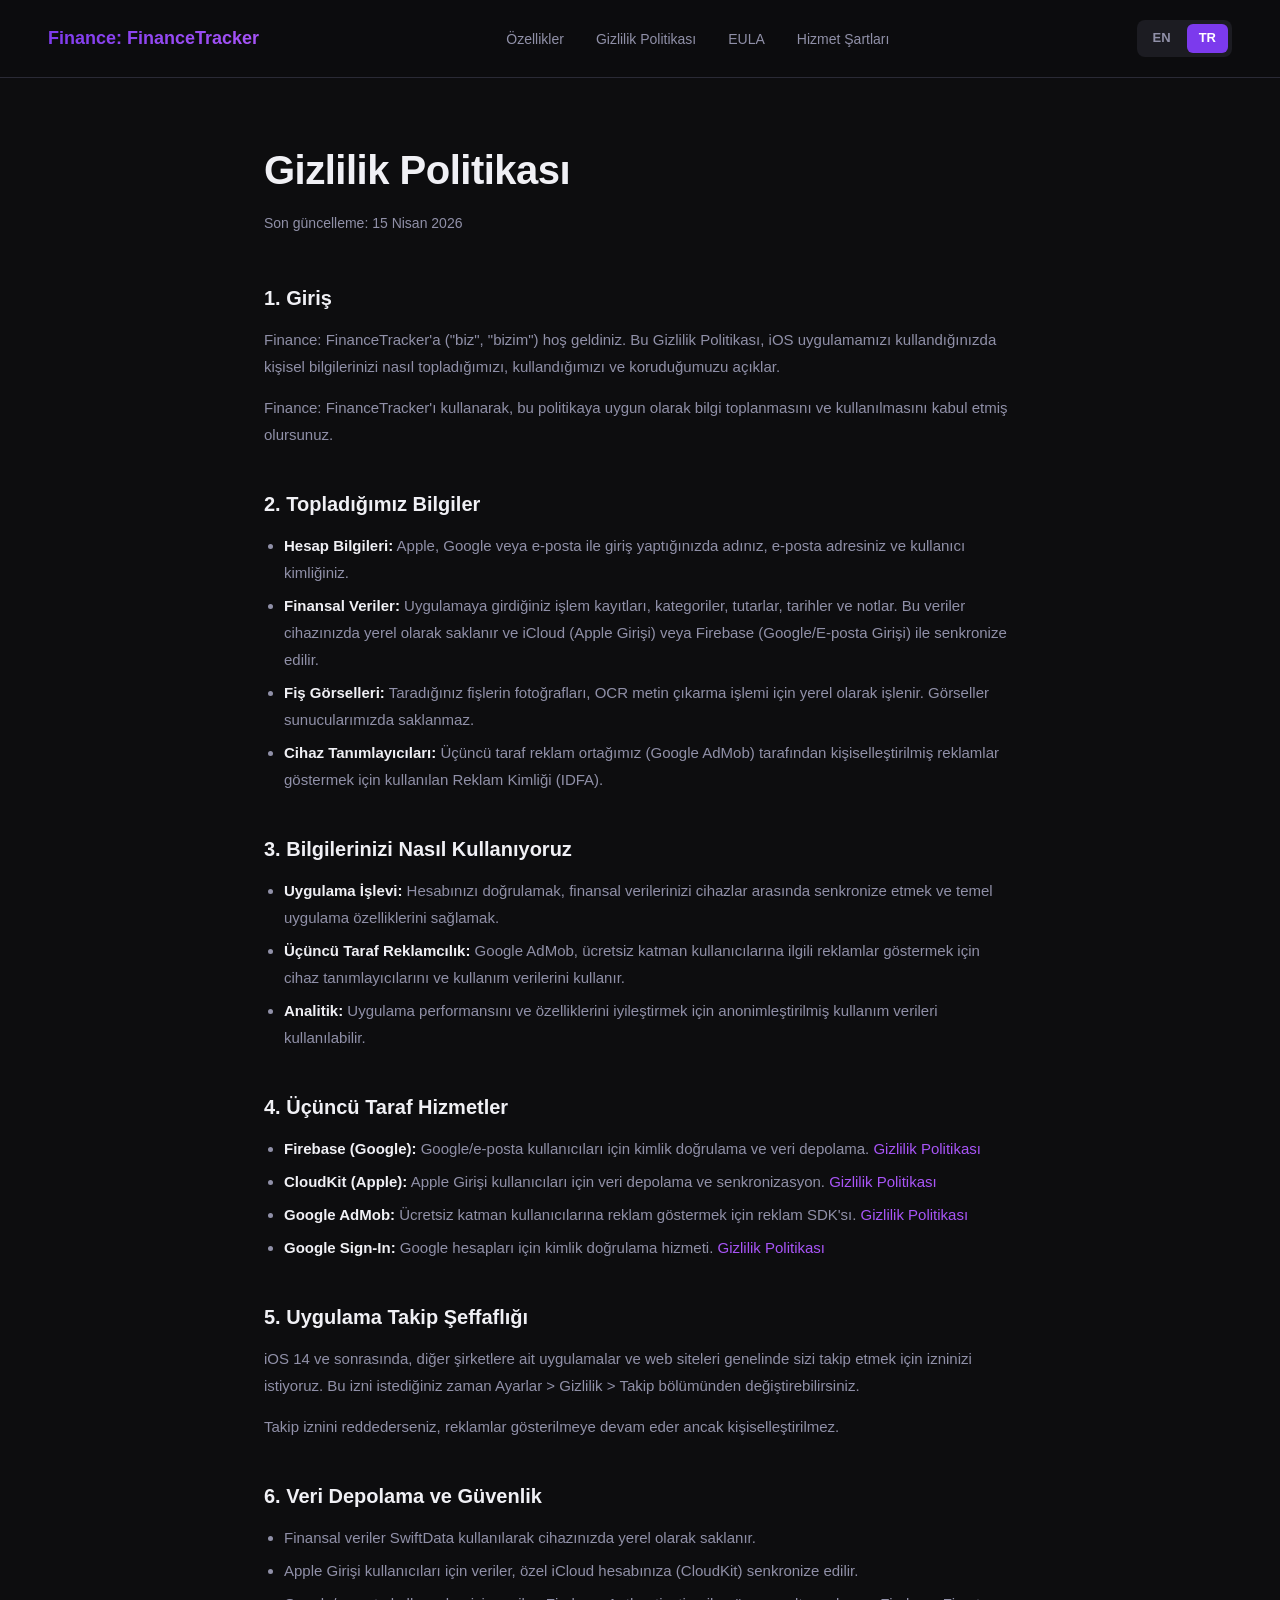
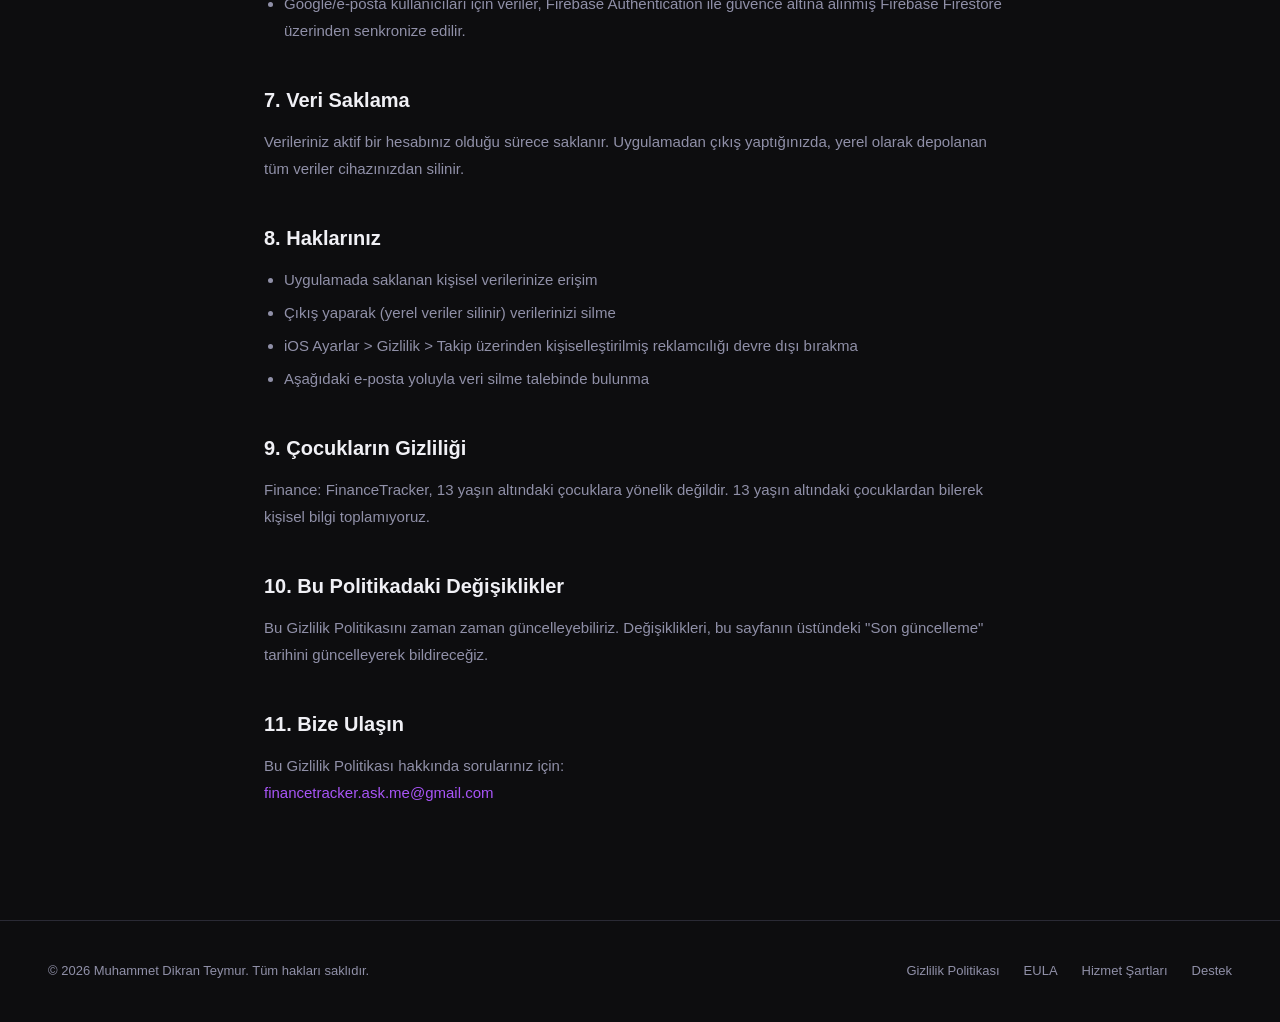
<file: tr/privacy-policy.html>
<!DOCTYPE html>
<html lang="tr">
<head>
  <meta charset="UTF-8" />
  <meta name="viewport" content="width=device-width, initial-scale=1.0" />
  <title>Gizlilik Politikası – Finance: FinanceTracker</title>
  <link rel="stylesheet" href="../styles.css" />
</head>
<body>

<nav>
  <a href="index.html" class="nav-logo">Finance: FinanceTracker</a>
  <ul class="nav-links">
    <li><a href="index.html#features">Özellikler</a></li>
    <li><a href="privacy-policy.html">Gizlilik Politikası</a></li>
    <li><a href="eula.html">EULA</a></li>
    <li><a href="hizmet-sartlari.html">Hizmet Şartları</a></li>
  </ul>
  <div class="lang-toggle">
    <a href="../en/privacy-policy.html" class="lang-btn">EN</a>
    <a href="../tr/privacy-policy.html" class="lang-btn active">TR</a>
  </div>
</nav>

<div class="legal-container">
  <div class="legal-header">
    <h1>Gizlilik Politikası</h1>
    <p class="updated">Son güncelleme: 15 Nisan 2026</p>
  </div>

  <div class="legal-content active">
    <h2>1. Giriş</h2>
    <p>Finance: FinanceTracker'a ("biz", "bizim") hoş geldiniz. Bu Gizlilik Politikası, iOS uygulamamızı kullandığınızda kişisel bilgilerinizi nasıl topladığımızı, kullandığımızı ve koruduğumuzu açıklar.</p>
    <p>Finance: FinanceTracker'ı kullanarak, bu politikaya uygun olarak bilgi toplanmasını ve kullanılmasını kabul etmiş olursunuz.</p>

    <h2>2. Topladığımız Bilgiler</h2>
    <ul>
      <li><strong>Hesap Bilgileri:</strong> Apple, Google veya e-posta ile giriş yaptığınızda adınız, e-posta adresiniz ve kullanıcı kimliğiniz.</li>
      <li><strong>Finansal Veriler:</strong> Uygulamaya girdiğiniz işlem kayıtları, kategoriler, tutarlar, tarihler ve notlar. Bu veriler cihazınızda yerel olarak saklanır ve iCloud (Apple Girişi) veya Firebase (Google/E-posta Girişi) ile senkronize edilir.</li>
      <li><strong>Fiş Görselleri:</strong> Taradığınız fişlerin fotoğrafları, OCR metin çıkarma işlemi için yerel olarak işlenir. Görseller sunucularımızda saklanmaz.</li>
      <li><strong>Cihaz Tanımlayıcıları:</strong> Üçüncü taraf reklam ortağımız (Google AdMob) tarafından kişiselleştirilmiş reklamlar göstermek için kullanılan Reklam Kimliği (IDFA).</li>
    </ul>

    <h2>3. Bilgilerinizi Nasıl Kullanıyoruz</h2>
    <ul>
      <li><strong>Uygulama İşlevi:</strong> Hesabınızı doğrulamak, finansal verilerinizi cihazlar arasında senkronize etmek ve temel uygulama özelliklerini sağlamak.</li>
      <li><strong>Üçüncü Taraf Reklamcılık:</strong> Google AdMob, ücretsiz katman kullanıcılarına ilgili reklamlar göstermek için cihaz tanımlayıcılarını ve kullanım verilerini kullanır.</li>
      <li><strong>Analitik:</strong> Uygulama performansını ve özelliklerini iyileştirmek için anonimleştirilmiş kullanım verileri kullanılabilir.</li>
    </ul>

    <h2>4. Üçüncü Taraf Hizmetler</h2>
    <ul>
      <li><strong>Firebase (Google):</strong> Google/e-posta kullanıcıları için kimlik doğrulama ve veri depolama. <a href="https://firebase.google.com/support/privacy" target="_blank">Gizlilik Politikası</a></li>
      <li><strong>CloudKit (Apple):</strong> Apple Girişi kullanıcıları için veri depolama ve senkronizasyon. <a href="https://www.apple.com/legal/privacy/" target="_blank">Gizlilik Politikası</a></li>
      <li><strong>Google AdMob:</strong> Ücretsiz katman kullanıcılarına reklam göstermek için reklam SDK'sı. <a href="https://policies.google.com/privacy" target="_blank">Gizlilik Politikası</a></li>
      <li><strong>Google Sign-In:</strong> Google hesapları için kimlik doğrulama hizmeti. <a href="https://policies.google.com/privacy" target="_blank">Gizlilik Politikası</a></li>
    </ul>

    <h2>5. Uygulama Takip Şeffaflığı</h2>
    <p>iOS 14 ve sonrasında, diğer şirketlere ait uygulamalar ve web siteleri genelinde sizi takip etmek için izninizi istiyoruz. Bu izni istediğiniz zaman Ayarlar > Gizlilik > Takip bölümünden değiştirebilirsiniz.</p>
    <p>Takip iznini reddederseniz, reklamlar gösterilmeye devam eder ancak kişiselleştirilmez.</p>

    <h2>6. Veri Depolama ve Güvenlik</h2>
    <ul>
      <li>Finansal veriler SwiftData kullanılarak cihazınızda yerel olarak saklanır.</li>
      <li>Apple Girişi kullanıcıları için veriler, özel iCloud hesabınıza (CloudKit) senkronize edilir.</li>
      <li>Google/e-posta kullanıcıları için veriler, Firebase Authentication ile güvence altına alınmış Firebase Firestore üzerinden senkronize edilir.</li>
    </ul>

    <h2>7. Veri Saklama</h2>
    <p>Verileriniz aktif bir hesabınız olduğu sürece saklanır. Uygulamadan çıkış yaptığınızda, yerel olarak depolanan tüm veriler cihazınızdan silinir.</p>

    <h2>8. Haklarınız</h2>
    <ul>
      <li>Uygulamada saklanan kişisel verilerinize erişim</li>
      <li>Çıkış yaparak (yerel veriler silinir) verilerinizi silme</li>
      <li>iOS Ayarlar > Gizlilik > Takip üzerinden kişiselleştirilmiş reklamcılığı devre dışı bırakma</li>
      <li>Aşağıdaki e-posta yoluyla veri silme talebinde bulunma</li>
    </ul>

    <h2>9. Çocukların Gizliliği</h2>
    <p>Finance: FinanceTracker, 13 yaşın altındaki çocuklara yönelik değildir. 13 yaşın altındaki çocuklardan bilerek kişisel bilgi toplamıyoruz.</p>

    <h2>10. Bu Politikadaki Değişiklikler</h2>
    <p>Bu Gizlilik Politikasını zaman zaman güncelleyebiliriz. Değişiklikleri, bu sayfanın üstündeki "Son güncelleme" tarihini güncelleyerek bildireceğiz.</p>

    <h2>11. Bize Ulaşın</h2>
    <p>Bu Gizlilik Politikası hakkında sorularınız için:<br>
    <a href="mailto:financetracker.ask.me@gmail.com">financetracker.ask.me@gmail.com</a></p>
  </div>
</div>

<footer>
  <p>© 2026 Muhammet Dikran Teymur. Tüm hakları saklıdır.</p>
  <div class="footer-links">
    <a href="privacy-policy.html">Gizlilik Politikası</a>
    <a href="eula.html">EULA</a>
    <a href="hizmet-sartlari.html">Hizmet Şartları</a>
    <a href="mailto:financetracker.ask.me@gmail.com">Destek</a>
  </div>
</footer>

</body>
</html>
</file>
<file: styles.css>
* {
  margin: 0;
  padding: 0;
  box-sizing: border-box;
}

:root {
  --bg: #0d0d0f;
  --bg2: #141418;
  --bg3: #1c1c22;
  --accent: #7c3aed;
  --accent2: #a855f7;
  --text: #f0f0f5;
  --text2: #9090a8;
  --border: #2a2a35;
  --radius: 14px;
}

body {
  background: var(--bg);
  color: var(--text);
  font-family: -apple-system, BlinkMacSystemFont, "SF Pro Display", "Segoe UI", sans-serif;
  line-height: 1.6;
  min-height: 100vh;
}

a {
  color: var(--accent2);
  text-decoration: none;
}
a:hover {
  text-decoration: underline;
}

/* NAV */
nav {
  display: flex;
  align-items: center;
  justify-content: space-between;
  padding: 20px 48px;
  border-bottom: 1px solid var(--border);
  position: sticky;
  top: 0;
  background: rgba(13,13,15,0.85);
  backdrop-filter: blur(12px);
  z-index: 100;
}

.nav-logo {
  font-size: 18px;
  font-weight: 700;
  background: linear-gradient(135deg, var(--accent), var(--accent2));
  -webkit-background-clip: text;
  -webkit-text-fill-color: transparent;
}

.nav-links {
  display: flex;
  gap: 32px;
  list-style: none;
}

.nav-links a {
  color: var(--text2);
  font-size: 14px;
  font-weight: 500;
  transition: color 0.2s;
}
.nav-links a:hover {
  color: var(--text);
  text-decoration: none;
}

/* LANG TOGGLE */
.lang-toggle {
  display: flex;
  gap: 4px;
  background: var(--bg3);
  border-radius: 8px;
  padding: 4px;
}

.lang-btn {
  border: none;
  background: transparent;
  color: var(--text2);
  font-size: 13px;
  font-weight: 600;
  padding: 4px 12px;
  border-radius: 6px;
  cursor: pointer;
  transition: all 0.2s;
}
.lang-btn.active {
  background: var(--accent);
  color: #fff;
}

/* HERO */
.hero {
  text-align: center;
  padding: 100px 24px 80px;
  max-width: 760px;
  margin: 0 auto;
}

.hero-badge {
  display: inline-block;
  background: rgba(124,58,237,0.15);
  border: 1px solid rgba(124,58,237,0.3);
  color: var(--accent2);
  font-size: 13px;
  font-weight: 600;
  padding: 6px 16px;
  border-radius: 100px;
  margin-bottom: 28px;
  letter-spacing: 0.5px;
}

.hero h1 {
  font-size: clamp(36px, 6vw, 58px);
  font-weight: 800;
  line-height: 1.15;
  margin-bottom: 20px;
  letter-spacing: -1px;
}

.hero h1 span {
  background: linear-gradient(135deg, var(--accent), var(--accent2), #e879f9);
  -webkit-background-clip: text;
  -webkit-text-fill-color: transparent;
}

.hero p {
  font-size: 18px;
  color: var(--text2);
  max-width: 540px;
  margin: 0 auto 40px;
  line-height: 1.7;
}

.hero-actions {
  display: flex;
  gap: 16px;
  justify-content: center;
  flex-wrap: wrap;
}

.btn-primary {
  display: inline-flex;
  align-items: center;
  gap: 8px;
  background: linear-gradient(135deg, var(--accent), var(--accent2));
  color: #fff;
  padding: 14px 28px;
  border-radius: 12px;
  font-weight: 600;
  font-size: 15px;
  transition: opacity 0.2s, transform 0.2s;
  box-shadow: 0 8px 24px rgba(124,58,237,0.35);
}
.btn-primary:hover {
  opacity: 0.9;
  transform: translateY(-1px);
  text-decoration: none;
}

.btn-secondary {
  display: inline-flex;
  align-items: center;
  gap: 8px;
  background: var(--bg3);
  color: var(--text);
  padding: 14px 28px;
  border-radius: 12px;
  font-weight: 600;
  font-size: 15px;
  border: 1px solid var(--border);
  transition: background 0.2s, transform 0.2s;
}
.btn-secondary:hover {
  background: var(--bg2);
  transform: translateY(-1px);
  text-decoration: none;
}

/* FEATURES */
.features {
  padding: 80px 24px;
  max-width: 1100px;
  margin: 0 auto;
}

.section-title {
  text-align: center;
  font-size: clamp(24px, 4vw, 36px);
  font-weight: 700;
  margin-bottom: 12px;
  letter-spacing: -0.5px;
}

.section-sub {
  text-align: center;
  color: var(--text2);
  font-size: 16px;
  margin-bottom: 56px;
}

.features-grid {
  display: grid;
  grid-template-columns: repeat(auto-fit, minmax(280px, 1fr));
  gap: 20px;
}

.feature-card {
  background: var(--bg2);
  border: 1px solid var(--border);
  border-radius: var(--radius);
  padding: 28px;
  transition: border-color 0.2s, transform 0.2s;
}
.feature-card:hover {
  border-color: rgba(124,58,237,0.4);
  transform: translateY(-2px);
}

.feature-icon {
  font-size: 28px;
  margin-bottom: 14px;
}

.feature-card h3 {
  font-size: 17px;
  font-weight: 600;
  margin-bottom: 8px;
}

.feature-card p {
  color: var(--text2);
  font-size: 14px;
  line-height: 1.6;
}

/* LEGAL PAGE */
.legal-container {
  max-width: 800px;
  margin: 0 auto;
  padding: 60px 24px 100px;
}

.legal-header {
  margin-bottom: 48px;
}

.legal-header h1 {
  font-size: clamp(28px, 4vw, 40px);
  font-weight: 800;
  margin-bottom: 10px;
  letter-spacing: -0.5px;
}

.legal-header .updated {
  color: var(--text2);
  font-size: 14px;
}

.legal-content {
  display: none;
}
.legal-content.active {
  display: block;
}

.legal-content h2 {
  font-size: 20px;
  font-weight: 700;
  margin: 40px 0 12px;
  color: var(--text);
}

.legal-content h2:first-child {
  margin-top: 0;
}

.legal-content p {
  color: var(--text2);
  font-size: 15px;
  line-height: 1.8;
  margin-bottom: 14px;
}

.legal-content ul {
  color: var(--text2);
  font-size: 15px;
  line-height: 1.8;
  padding-left: 20px;
  margin-bottom: 14px;
}

.legal-content ul li {
  margin-bottom: 6px;
}

.legal-content strong {
  color: var(--text);
}

.legal-content a {
  color: var(--accent2);
}

/* SCREENSHOTS */
.screenshots {
  padding: 80px 24px;
  max-width: 1100px;
  margin: 0 auto;
  overflow: hidden;
}

.screenshots-scroll {
  display: flex;
  gap: 20px;
  justify-content: center;
  flex-wrap: nowrap;
}

.screenshot-item {
  flex: 0 0 220px;
  width: 220px;
}

@media (max-width: 720px) {
  .screenshots-scroll {
    flex-wrap: wrap;
  }
  .screenshot-item {
    flex: 0 0 160px;
    width: 160px;
  }
}

.screenshot-item img {
  width: 100%;
  border-radius: 24px;
  border: 1px solid var(--border);
  box-shadow: 0 24px 48px rgba(0,0,0,0.5);
  transition: transform 0.3s, box-shadow 0.3s;
}

.screenshot-item img:hover {
  transform: translateY(-6px) scale(1.02);
  box-shadow: 0 32px 64px rgba(0,0,0,0.6);
}

/* FOOTER */
footer {
  border-top: 1px solid var(--border);
  padding: 40px 48px;
  display: flex;
  justify-content: space-between;
  align-items: center;
  flex-wrap: wrap;
  gap: 16px;
}

footer p {
  color: var(--text2);
  font-size: 13px;
}

.footer-links {
  display: flex;
  gap: 24px;
}

.footer-links a {
  color: var(--text2);
  font-size: 13px;
  transition: color 0.2s;
}
.footer-links a:hover {
  color: var(--text);
  text-decoration: none;
}

@media (max-width: 600px) {
  nav { padding: 16px 20px; }
  .nav-links { display: none; }
  footer { padding: 32px 20px; flex-direction: column; text-align: center; }
  .footer-links { justify-content: center; }
}
</file>
